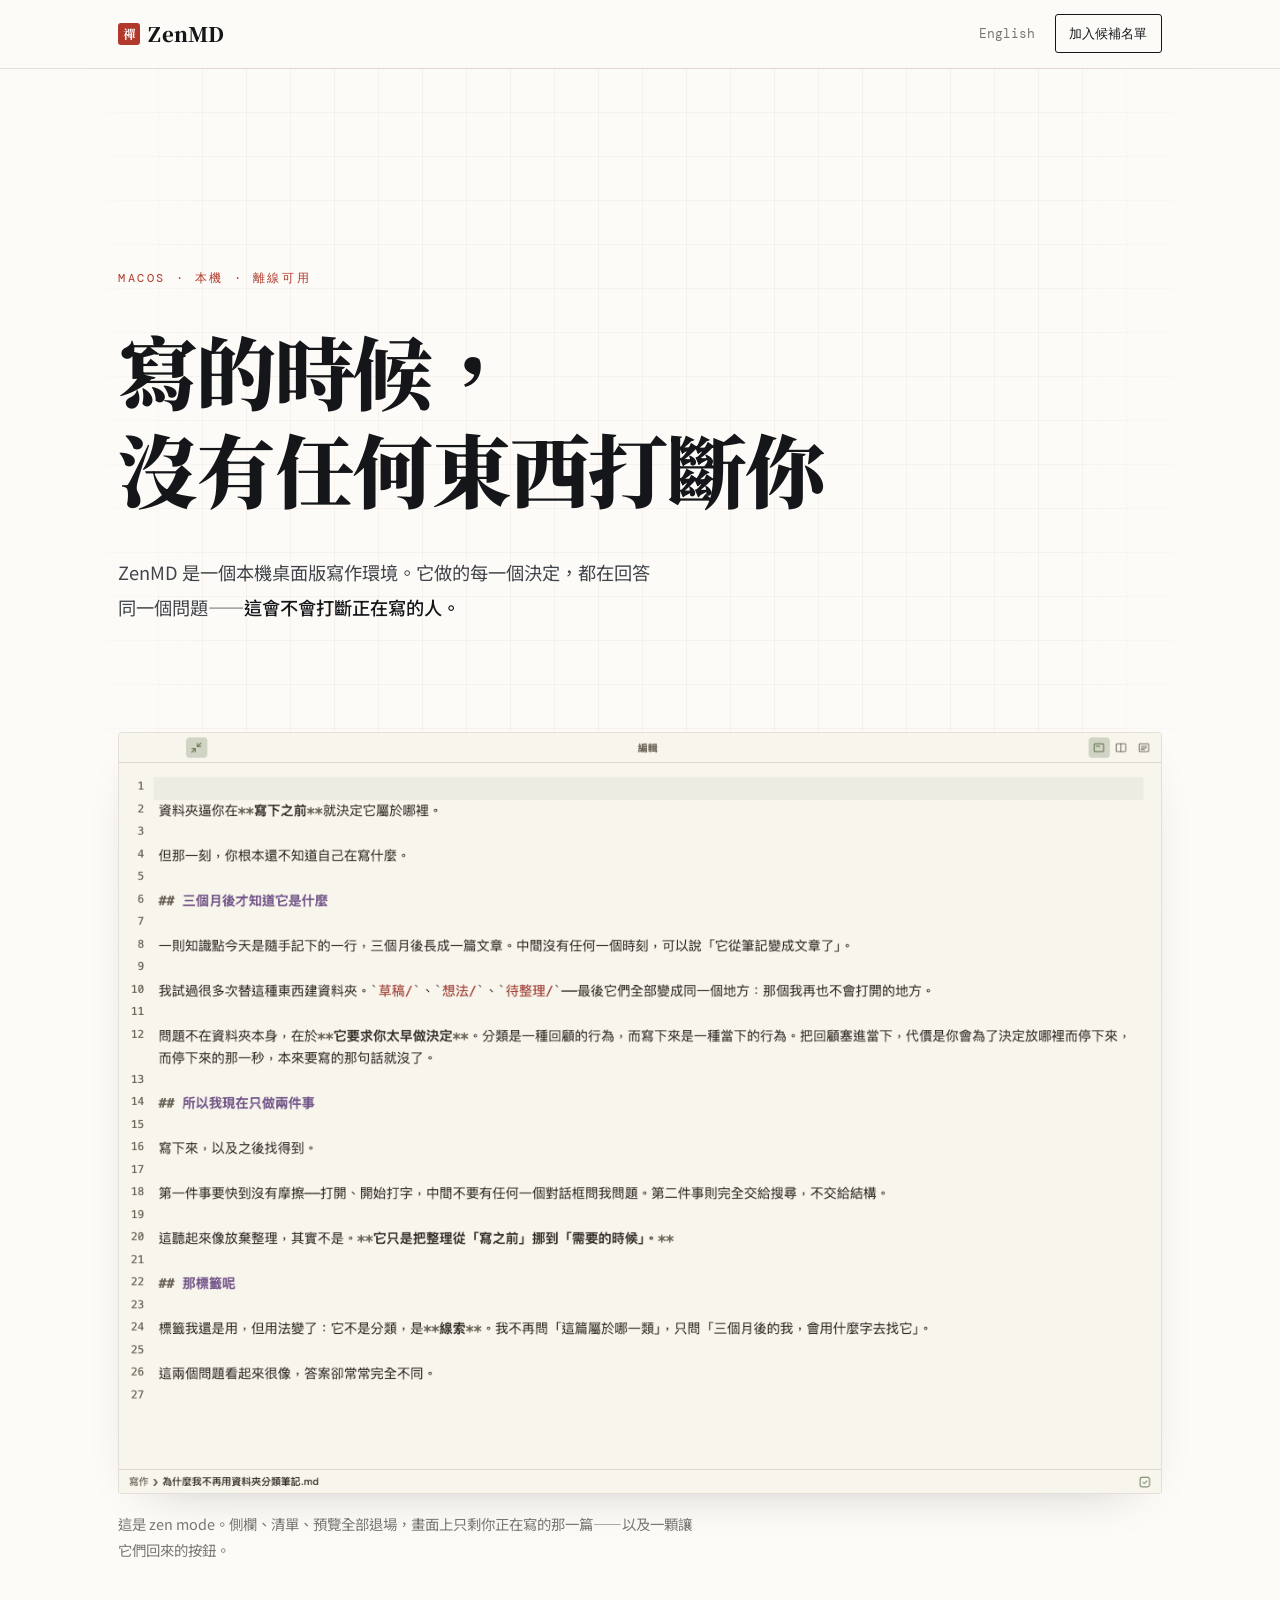
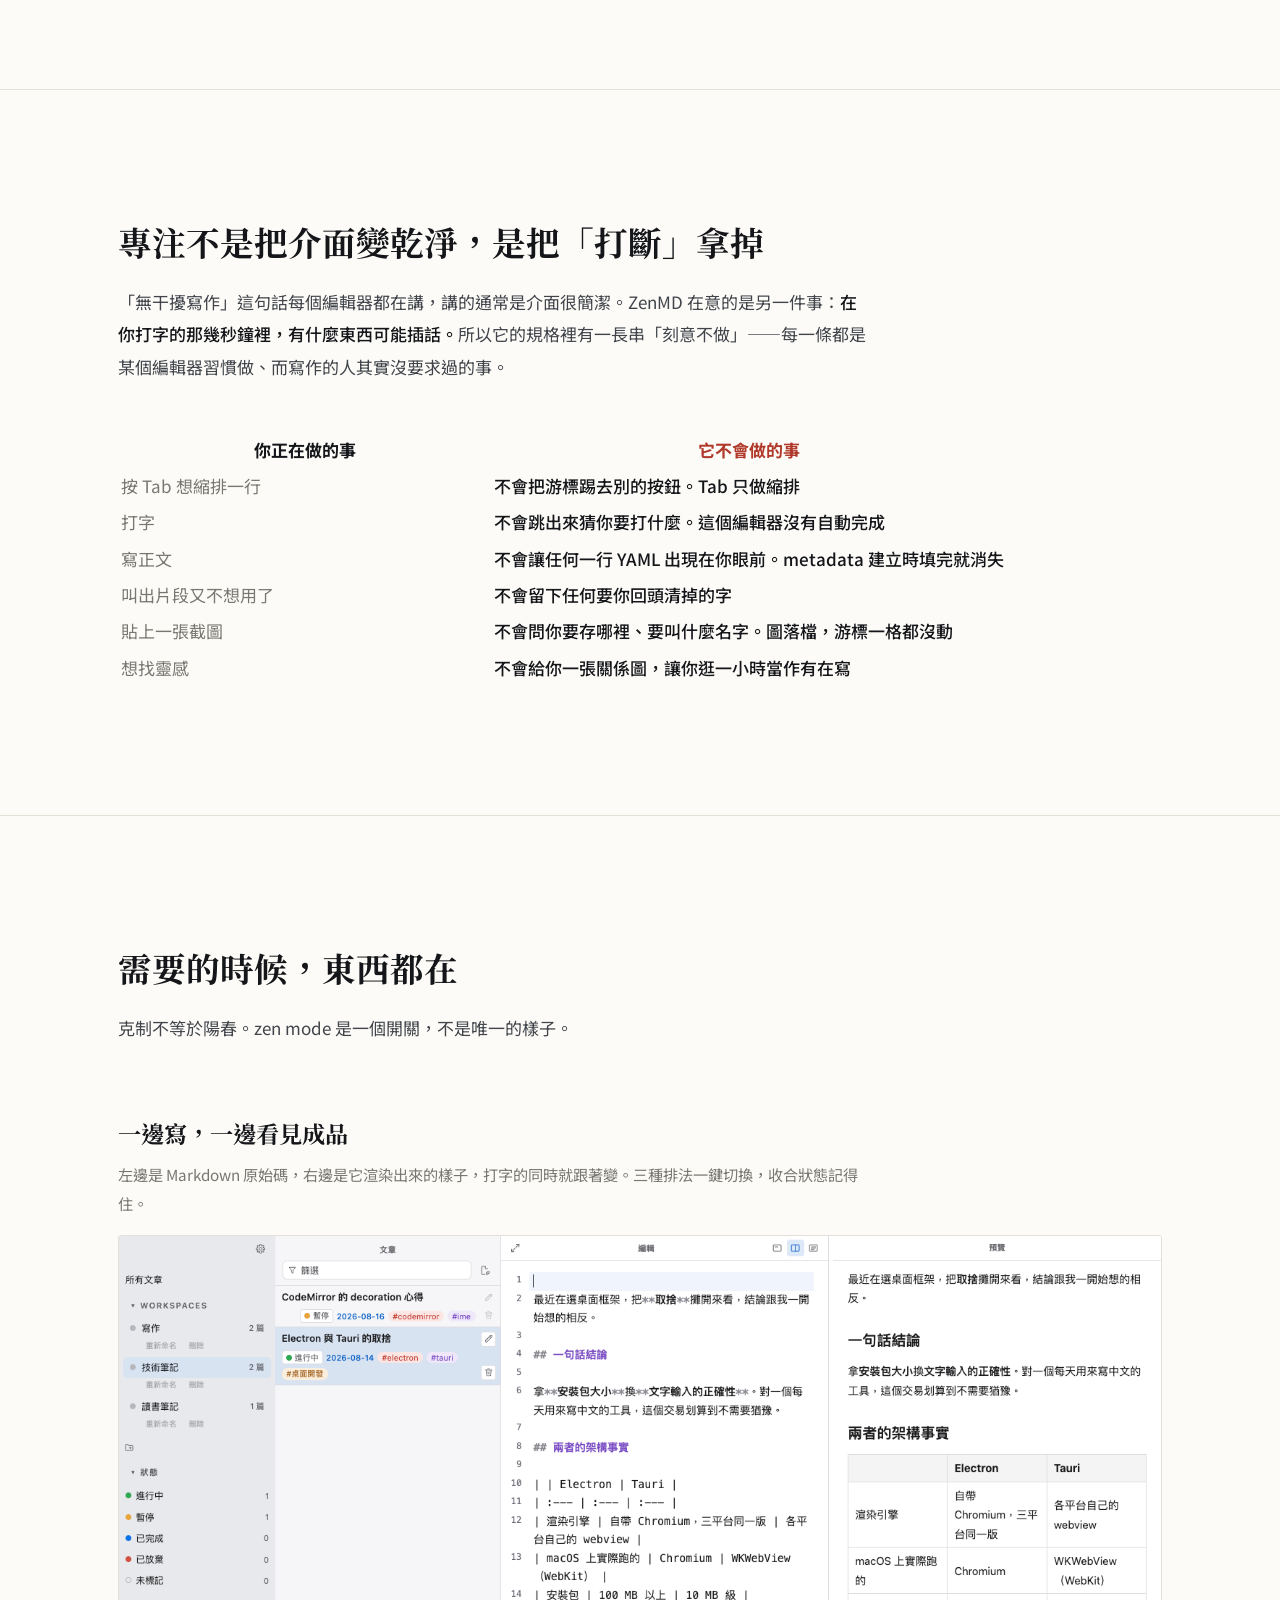
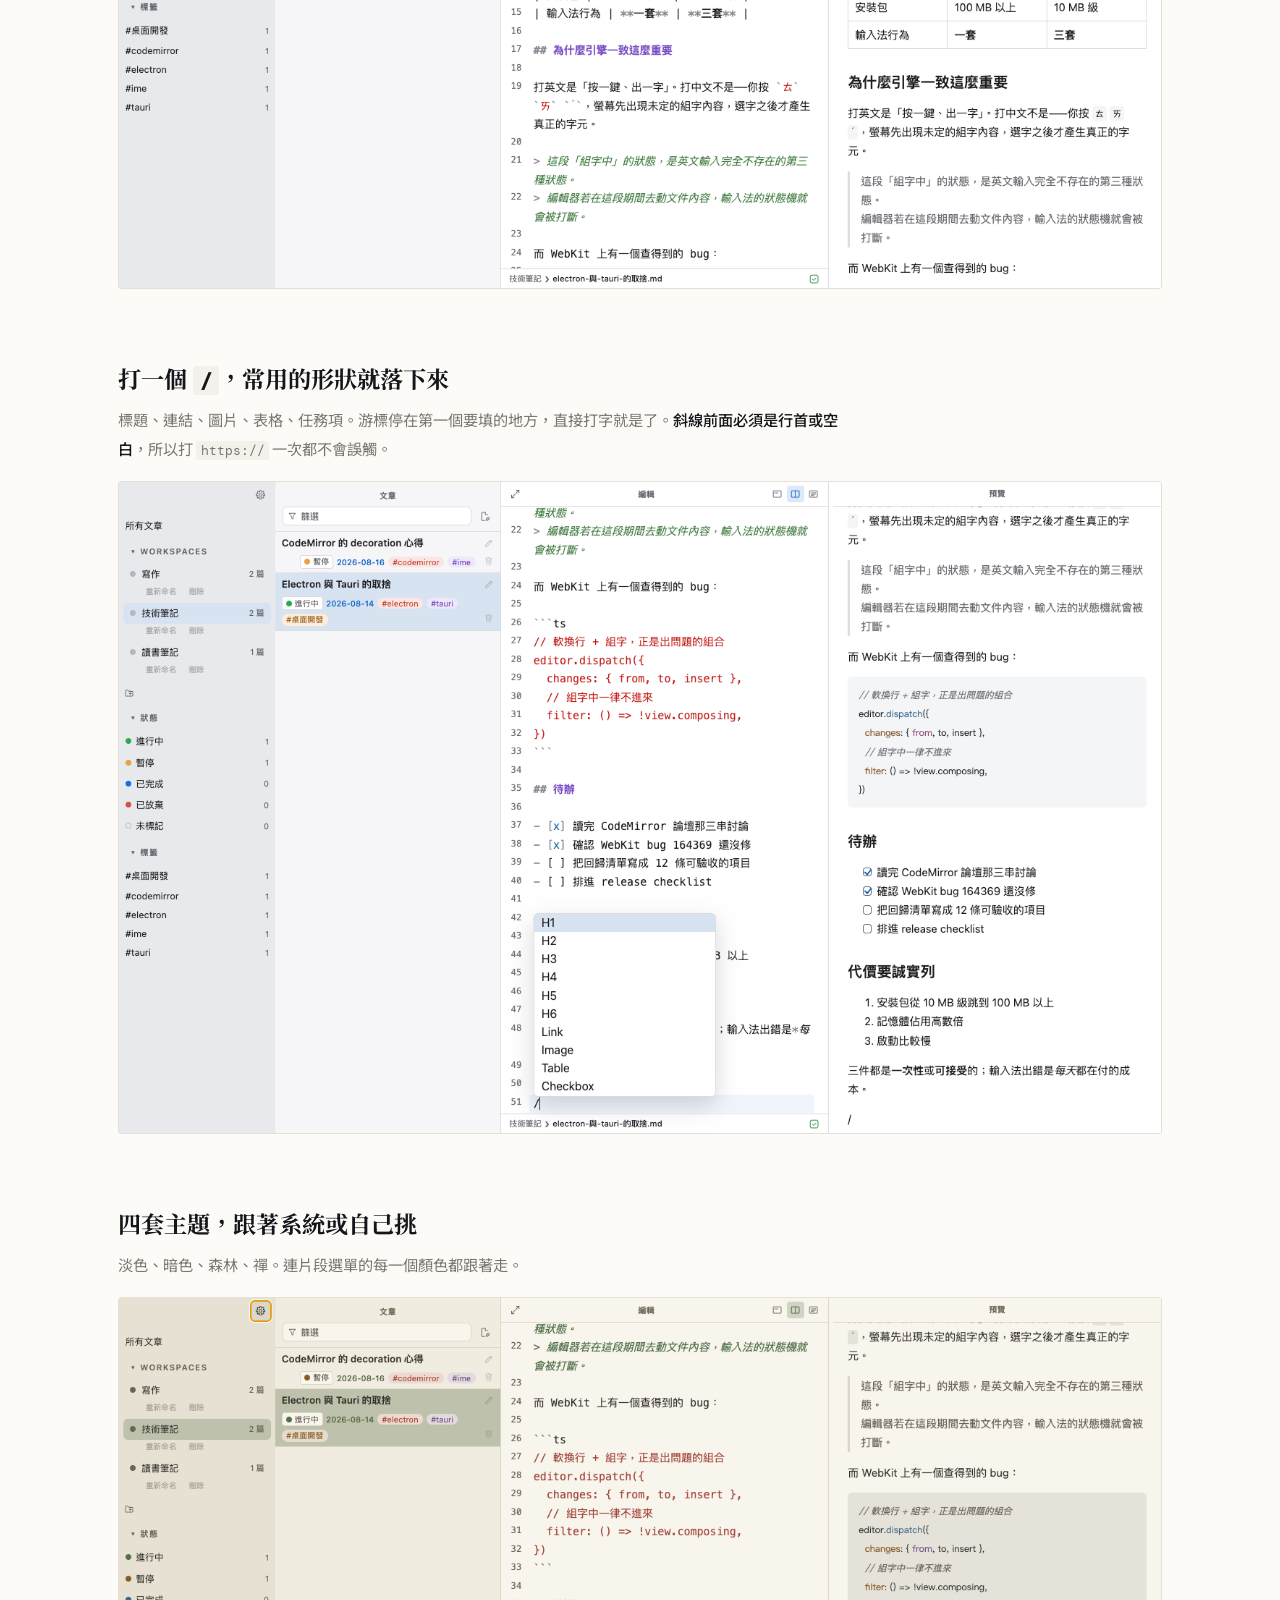
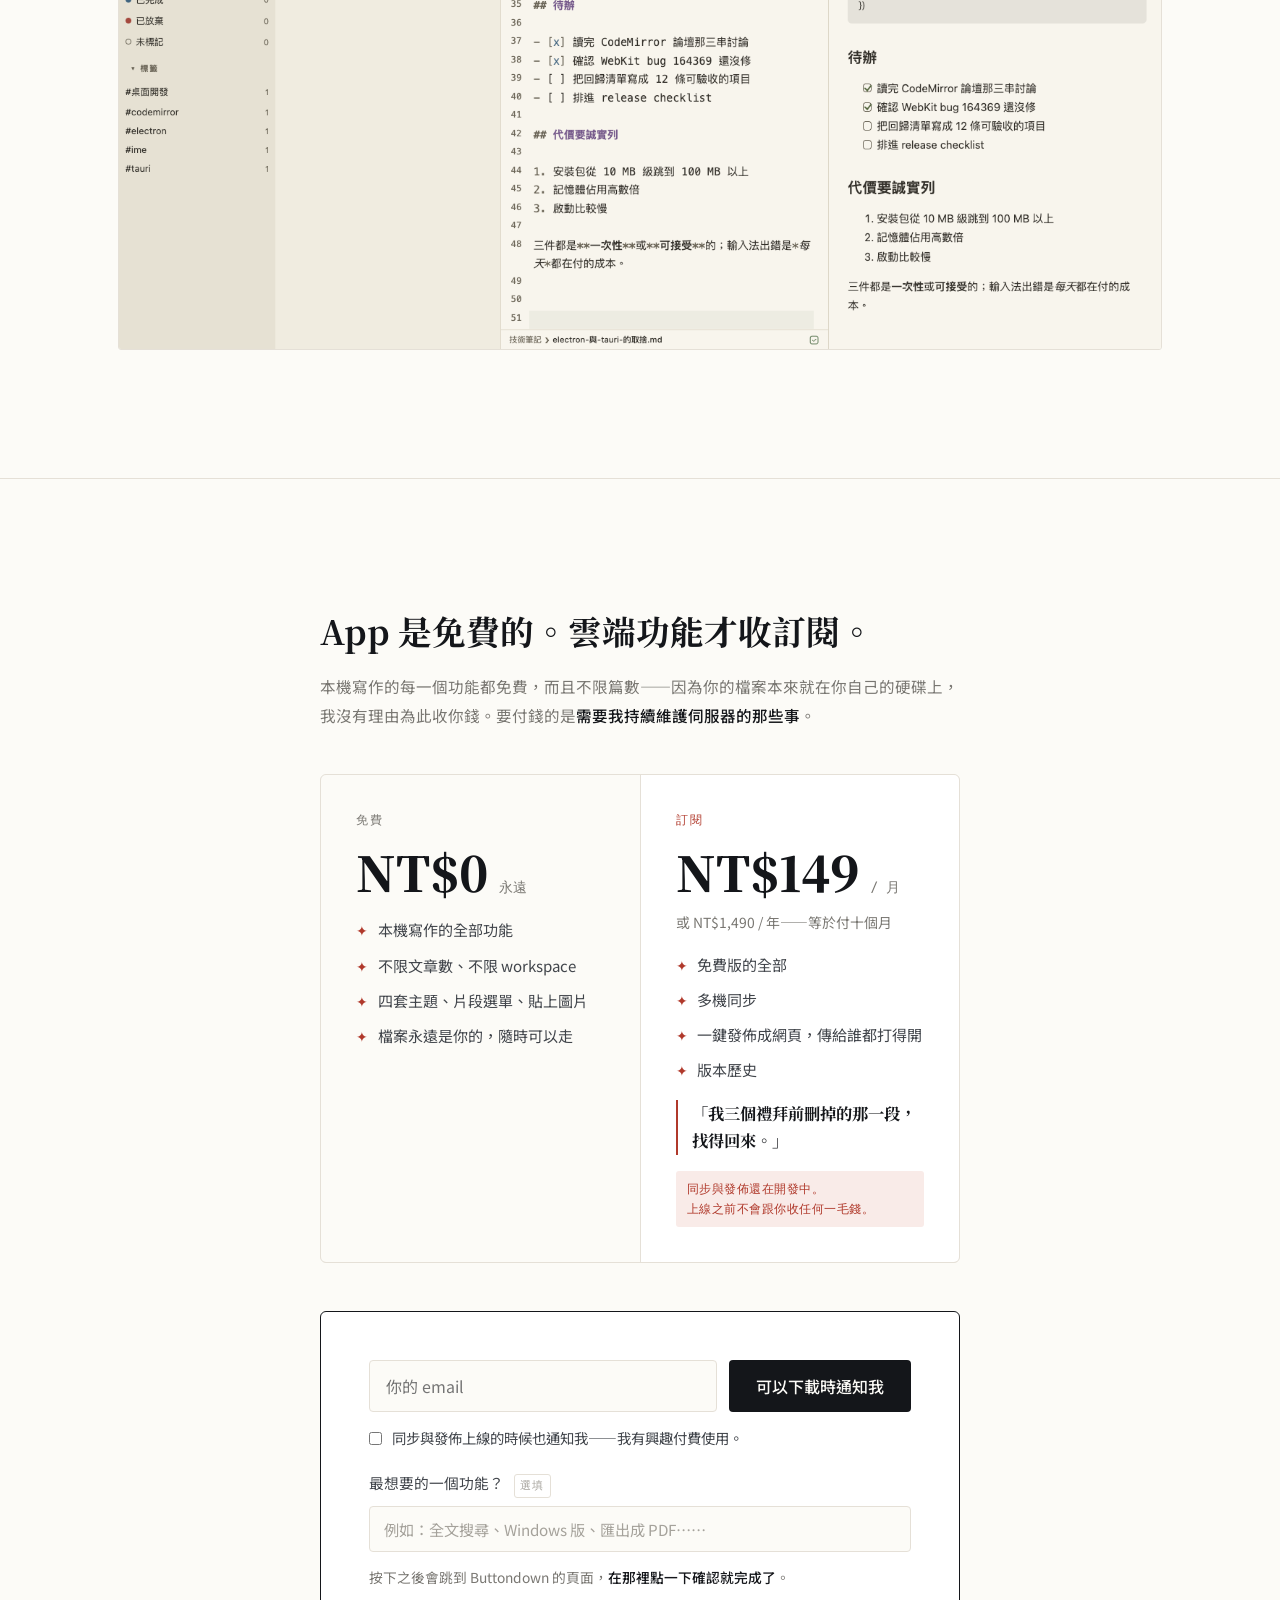
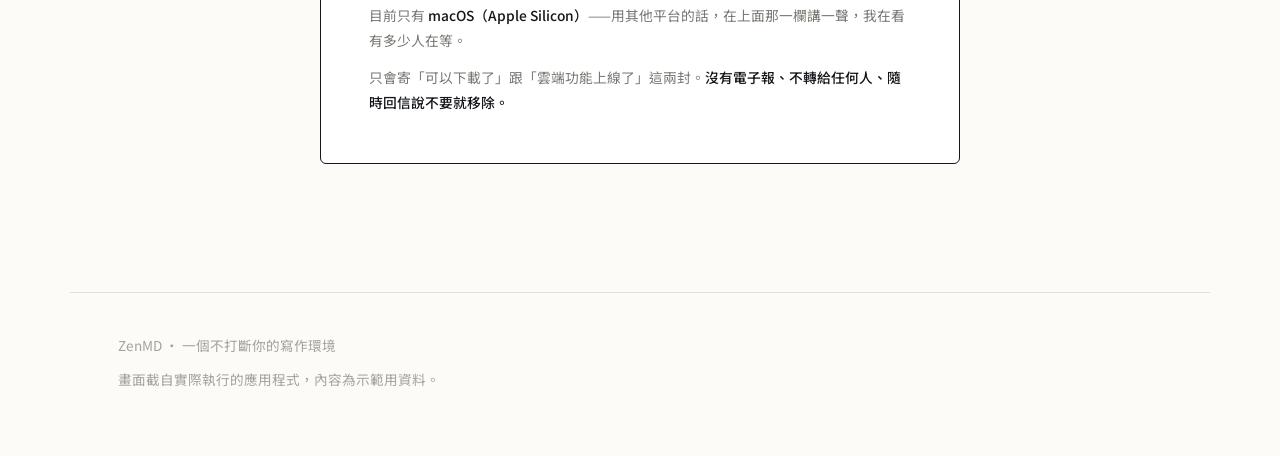
<file: index.html>
<!-- Generated by tools/buildPages.mjs — edit src/, not this file. -->
<!doctype html>
<html lang="zh-Hant">
<head>
<meta charset="utf-8">
<meta name="viewport" content="width=device-width, initial-scale=1">
<title>ZenMD — 不打斷你的寫作環境</title>
<meta name="description" content="本機桌面版寫作環境。它做的每一個決定都在回答同一個問題：這會不會打斷正在寫的人。">

<link rel="canonical" href="https://zenmd.coding-afternoon.com/">
<link rel="alternate" hreflang="zh-Hant" href="https://zenmd.coding-afternoon.com/">
<link rel="alternate" hreflang="en" href="https://zenmd.coding-afternoon.com/en/">
<link rel="alternate" hreflang="x-default" href="https://zenmd.coding-afternoon.com/">

<meta property="og:title" content="ZenMD — 不打斷你的寫作環境">
<meta property="og:description" content="寫的時候，沒有任何東西打斷你。">
<meta property="og:type" content="website">
<meta property="og:locale" content="zh_TW">
<meta property="og:url" content="https://zenmd.coding-afternoon.com/">
<meta property="og:site_name" content="ZenMD">
<meta property="og:image" content="https://zenmd.coding-afternoon.com/screenshots/zh/04-zen-mode.png">
<meta name="twitter:card" content="summary_large_image">
<meta name="twitter:image" content="https://zenmd.coding-afternoon.com/screenshots/zh/04-zen-mode.png">

<link rel="preconnect" href="https://fonts.googleapis.com">
<link rel="preconnect" href="https://fonts.gstatic.com" crossorigin>
<link rel="stylesheet" href="https://fonts.googleapis.com/css2?family=DM+Mono:wght@400;500&family=Noto+Sans+TC:wght@400;500&family=Noto+Serif+TC:wght@700;900&display=swap">

<style>
:root {
    --paper:     #FCFBF7;
    --raised:    #FFFFFF;
    --sunk:      #F4F1EB;
    --ink:       #14161A;
    --ink-soft:  #41454B;
    --muted:     #797772;
    --faint:     #A5A29B;
    --rule:      #E5E0D7;
    --seal:      #B0392B;
    --seal-wash: #F9EBE8;
    /* the manuscript rule: the accent at a whisper, never a second colour */
    --grid:      rgba(176, 57, 43, .05);

    --serif: "Noto Serif TC", "Songti TC", serif;
    --sans:  "Noto Sans TC", -apple-system, "PingFang TC", sans-serif;
    --mono:  "DM Mono", "SF Mono", Menlo, monospace;
  }

  @media (prefers-color-scheme: dark) {
    :root:not([data-theme="light"]) {
      --paper:     #131417;
      --raised:    #1A1C20;
      --sunk:      #202329;
      --ink:       #EDEBE7;
      --ink-soft:  #CBC8C3;
      --muted:     #9A9793;
      --faint:     #706D69;
      --rule:      #2B2E34;
      --seal:      #E4614F;
      --seal-wash: #2B1A17;
      --grid:      rgba(228, 97, 79, .07);
    }
  }
  :root[data-theme="dark"] {
    --paper:     #131417;
    --raised:    #1A1C20;
    --sunk:      #202329;
    --ink:       #EDEBE7;
    --ink-soft:  #CBC8C3;
    --muted:     #9A9793;
    --faint:     #706D69;
    --rule:      #2B2E34;
    --seal:      #E4614F;
    --seal-wash: #2B1A17;
    --grid:      rgba(228, 97, 79, .07);
  }

  * { box-sizing: border-box; }

  body {
    margin: 0;
    background: var(--paper);
    color: var(--ink);
    font-family: var(--sans);
    font-size: 17px;
    line-height: 1.9;
    -webkit-font-smoothing: antialiased;
  }

  /* .wrap owns the gutter and nothing else. Using the `padding` shorthand here
     would also pin the block axis to zero, and since a class beats an element
     selector it would quietly delete the padding of anything it is combined
     with — which is how the footer lost its breathing room. */
  .wrap {
    max-width: 1140px;
    margin: 0 auto;
    padding-inline: clamp(1.2rem, 5vw, 3rem);
  }
  .narrow { max-width: 46rem; }

  p { margin: 0; }
  strong { font-weight: 500; color: var(--ink); }
  code {
    font-family: var(--mono);
    font-size: .88em;
    background: var(--sunk);
    border-radius: 3px;
    padding: .08em .35em;
  }
  .band--sunk code { background: var(--raised); }
  em { font-style: normal; color: var(--seal); }

  .eyebrow {
    font-family: var(--mono);
    font-size: .74rem;
    letter-spacing: .22em;
    text-transform: uppercase;
    color: var(--seal);
    margin: 0;
  }

  /* ── masthead ──────────────────────────────────────────────────── */
  /* Deliberately not sticky: a bar that follows the reader down the page is
     the same species of thing this editor refuses to do. */
  header.top { border-bottom: 1px solid var(--rule); }
  .top__row {
    display: flex;
    align-items: center;
    justify-content: space-between;
    gap: 1rem;
    padding-block: .9rem;
  }
  .brand {
    font-family: var(--serif);
    font-weight: 900;
    font-size: 1.25rem;
    letter-spacing: .01em;
    display: flex;
    align-items: center;
    gap: .55rem;
  }
  .brand .seal {
    width: 1.35rem; height: 1.35rem;
    border-radius: 3px;
    background: var(--seal);
    color: #fff;
    font-family: var(--serif);
    font-size: .78rem;
    font-weight: 700;
    display: grid;
    place-items: center;
    line-height: 1;
  }
  .top a.jump {
    font-family: var(--mono);
    font-size: .8rem;
    color: var(--ink);
    text-decoration: none;
    border: 1px solid var(--ink);
    border-radius: 3px;
    padding: .4rem .85rem;
    white-space: nowrap;
  }
  .top a.jump:hover { background: var(--ink); color: var(--paper); }

  /* ── hero ──────────────────────────────────────────────────────── */
  .hero {
    padding-block: clamp(6rem, 22vh, 14rem) clamp(5rem, 14vh, 10rem);
    position: relative;
    isolation: isolate;
  }
  /* 稿紙 — Chinese manuscript squares, sized to the character, fading out as
     the page starts being written on. */
  .hero::before {
    content: '';
    position: absolute;
    inset: -1px 0 0;
    z-index: -1;
    background-image:
      repeating-linear-gradient(to right,  var(--grid) 0 1px, transparent 1px 2.75rem),
      repeating-linear-gradient(to bottom, var(--grid) 0 1px, transparent 1px 2.75rem);
    /* a sheet has edges — fade all four so it reads as paper, not wallpaper */
    -webkit-mask-image:
      linear-gradient(to bottom, #000 0%, #000 40%, transparent 86%),
      linear-gradient(to right, transparent, #000 12%, #000 88%, transparent);
    -webkit-mask-composite: source-in;
    mask-image:
      linear-gradient(to bottom, #000 0%, #000 40%, transparent 86%),
      linear-gradient(to right, transparent, #000 12%, #000 88%, transparent);
    mask-composite: intersect;
    pointer-events: none;
  }

  h1 {
    font-family: var(--serif);
    font-weight: 900;
    font-size: clamp(2.5rem, 7.4vw, 5rem);
    line-height: 1.22;
    letter-spacing: -.02em;
    margin: 2rem 0 0;
    text-wrap: balance;
  }
  h1 .thin { color: var(--muted); font-weight: 700; }

  .lede {
    margin-top: 2.4rem;
    font-size: clamp(1.02rem, 2.1vw, 1.14rem);
    color: var(--ink-soft);
    max-width: 30em;
  }

  /* ── claims ────────────────────────────────────────────────────── */
  .band { padding-block: clamp(4.5rem, 11vw, 8rem); border-top: 1px solid var(--rule); }
  .band--sunk { background: var(--sunk); }
  /* the fill earns its place only where the page asks for a decision */
  .band--sunk:not(#signup) { background: none; }

  h2 {
    font-family: var(--serif);
    font-weight: 700;
    font-size: clamp(1.5rem, 3.4vw, 2.1rem);
    line-height: 1.45;
    margin: 0;
    text-wrap: balance;
  }

  .claims {
    margin-top: clamp(2rem, 4vw, 3rem);
    display: grid;
    gap: 1px;
    background: var(--rule);
    border: 1px solid var(--rule);
    border-radius: 6px;
    overflow: hidden;
  }
  @media (min-width: 860px) { .claims { grid-template-columns: repeat(3, 1fr); } }
  .claim {
    background: var(--paper);
    padding: clamp(1.5rem, 3vw, 2rem);
    display: flex;
    flex-direction: column;
    gap: .85rem;
  }
  .claim h3 {
    font-family: var(--serif);
    font-weight: 700;
    font-size: 1.16rem;
    line-height: 1.6;
    margin: 0;
  }
  .claim p { font-size: .93rem; color: var(--muted); line-height: 1.85; }

  /* ── shots ─────────────────────────────────────────────────────── */
  .shot { margin-top: clamp(2.5rem, 6vw, 4.5rem); display: flex; flex-direction: column; gap: 1.1rem; }
  .shot__head { display: flex; flex-direction: column; gap: .5rem; max-width: 44em; }
  .shot__head h3 {
    font-family: var(--serif);
    font-weight: 700;
    font-size: clamp(1.15rem, 2.6vw, 1.45rem);
    line-height: 1.55;
    margin: 0;
  }
  .shot__head p { font-size: .95rem; color: var(--muted); }
  .shot figure { margin: 0; }
  .shot img {
    display: block;
    width: 100%;
    height: auto;
    border: 1px solid var(--rule);
    border-radius: 3px;
    background: var(--raised);
  }

  /* ── signup ────────────────────────────────────────────────────── */
  .signup {
    margin-top: clamp(2rem, 5vw, 3rem);
    border: 1px solid var(--ink);
    border-radius: 6px;
    background: var(--raised);
    padding: clamp(1.8rem, 4.5vw, 3rem);
    display: flex;
    flex-direction: column;
    gap: 1.5rem;
  }
  .price { display: flex; align-items: baseline; gap: .7rem; flex-wrap: wrap; }
  .price b {
    font-family: var(--serif);
    font-weight: 900;
    font-size: clamp(2.1rem, 5.5vw, 3rem);
    line-height: 1;
  }
  .price .unit { font-family: var(--mono); font-size: .9rem; color: var(--muted); }
  .price .tag {
    font-family: var(--mono);
    font-size: .7rem;
    letter-spacing: .1em;
    text-transform: uppercase;
    color: var(--seal);
    background: var(--seal-wash);
    padding: .25rem .6rem;
    border-radius: 3px;
  }

  .tiers {
    margin-top: clamp(2rem, 4vw, 2.8rem);
    display: grid;
    gap: 1px;
    background: var(--rule);
    border: 1px solid var(--rule);
    border-radius: 6px;
    overflow: hidden;
  }
  @media (min-width: 720px) { .tiers { grid-template-columns: 1fr 1fr; } }
  .tier {
    background: var(--paper);
    padding: clamp(1.5rem, 3.5vw, 2.2rem);
    display: flex;
    flex-direction: column;
    gap: 1rem;
  }
  .tier--paid { background: var(--raised); }
  .tier__name {
    font-family: var(--mono);
    font-size: .72rem;
    letter-spacing: .18em;
    text-transform: uppercase;
    color: var(--muted);
  }
  .tier--paid .tier__name { color: var(--seal); }
  .tier__annual { font-size: .87rem; color: var(--muted); margin-top: -.5rem; }
  .tier ul { margin: 0; padding: 0; list-style: none; display: flex; flex-direction: column; gap: .55rem; }
  .tier li { font-size: .94rem; color: var(--ink-soft); display: flex; gap: .6rem; align-items: baseline; line-height: 1.75; }
  .tier li .tick { color: var(--seal); flex: none; font-size: .85rem; }
  .tier__soon {
    margin-top: auto;
    font-family: var(--mono);
    font-size: .74rem;
    letter-spacing: .04em;
    color: var(--seal);
    background: var(--seal-wash);
    border-radius: 3px;
    padding: .5rem .7rem;
    line-height: 1.7;
  }
  .tier__quote {
    font-family: var(--serif);
    font-weight: 700;
    font-size: 1.02rem;
    line-height: 1.7;
    color: var(--ink);
    border-left: 2px solid var(--seal);
    padding-left: .9rem;
  }

  form { display: flex; flex-direction: column; gap: .8rem; }
  .field { display: flex; gap: .7rem; flex-wrap: wrap; }
  input[type="email"] {
    flex: 1 1 16rem;
    font-family: var(--sans);
    font-size: 1rem;
    color: var(--ink);
    background: var(--paper);
    border: 1px solid var(--rule);
    border-radius: 4px;
    padding: .8rem 1rem;
  }
  input[type="email"]:focus-visible { outline: 2px solid var(--seal); outline-offset: 1px; border-color: transparent; }
  button {
    font-family: var(--sans);
    font-weight: 500;
    font-size: 1rem;
    color: var(--paper);
    background: var(--ink);
    border: 0;
    border-radius: 4px;
    padding: .8rem 1.7rem;
    cursor: pointer;
    white-space: nowrap;
  }
  button:hover { background: var(--seal); }
  button:focus-visible { outline: 2px solid var(--seal); outline-offset: 2px; }
  .promise { font-size: .86rem; color: var(--muted); line-height: 1.8; }
  .also {
    display: flex;
    gap: .6rem;
    align-items: flex-start;
    font-size: .9rem;
    color: var(--ink-soft);
    line-height: 1.75;
    cursor: pointer;
  }
  .also input { margin: .45rem 0 0; accent-color: var(--seal); flex: none; }

  .ask { display: flex; flex-direction: column; gap: .5rem; margin-top: .4rem; }
  .ask label { font-size: .92rem; color: var(--ink-soft); display: flex; gap: .6rem; align-items: baseline; }
  .ask label span {
    font-family: var(--mono);
    font-size: .66rem;
    letter-spacing: .1em;
    color: var(--faint);
    border: 1px solid var(--rule);
    border-radius: 3px;
    padding: .05rem .35rem;
  }
  .ask input {
    font-family: var(--sans);
    font-size: .95rem;
    color: var(--ink);
    background: var(--paper);
    border: 1px solid var(--rule);
    border-radius: 4px;
    padding: .7rem .9rem;
    width: 100%;
  }
  .ask input:focus-visible { outline: 2px solid var(--seal); outline-offset: 1px; border-color: transparent; }
  .ask input::placeholder { color: var(--faint); }

  .sr-only {
    position: absolute; width: 1px; height: 1px;
    overflow: hidden; clip: rect(0 0 0 0); white-space: nowrap;
  }
  .formstate {
    font-size: .92rem;
    line-height: 1.75;
    color: var(--muted);
    border-left: 2px solid var(--rule);
    padding-left: .85rem;
  }
  .formstate--done { color: var(--ink); border-left-color: var(--seal); font-weight: 500; }
  button[disabled] { opacity: .5; cursor: default; }
  button[disabled]:hover { background: var(--ink); }

  /* ── footer ────────────────────────────────────────────────────── */
  footer {
    border-top: 1px solid var(--rule);
    padding-block: 2.5rem 4rem;
    font-size: .85rem;
    color: var(--faint);
    display: flex;
    flex-direction: column;
    gap: .5rem;
  }

  /* the hero picture: no heavy frame, plenty of air around it */
  .stage { margin-top: clamp(4rem, 12vh, 8rem); }
  .stage img {
    display: block;
    width: 100%;
    height: auto;
    border-radius: 3px;
    border: 1px solid var(--rule);
    box-shadow: 0 18px 50px -34px rgba(20,22,26,.34);
  }
  .stage figcaption {
    margin-top: 1.1rem;
    font-size: .9rem;
    color: var(--muted);
    line-height: 1.8;
    max-width: 40em;
  }
  .stage figure { margin: 0; }

  /* what it refuses to do */
  .refusals { margin-top: clamp(2rem, 4vw, 3rem); }
  .refusals td:first-child { width: 42%; color: var(--muted); }
  .refusals td:last-child  { color: var(--ink); font-weight: 500; }
  .refusals thead th:last-child { color: var(--seal); }

  /* ── phones ──────────────────────────────────────────────────────
     Two things break below this width and neither is a gutter: a table
     with two columns turns into two narrow ribbons of wrapped text, and
     the hero's generous top space eats a whole screen before anything is
     said. Both are laid out again rather than merely scaled down. */
  @media (max-width: 720px) {
    .hero { padding-block: clamp(2.5rem, 8vh, 4.5rem) clamp(2.5rem, 7vh, 4rem); }
    .stage { margin-top: clamp(2.25rem, 6vh, 3.5rem); }
    .band { padding-block: clamp(3rem, 9vw, 4.5rem); }

    h1 { font-size: clamp(2rem, 9.2vw, 2.9rem); margin-top: 1.4rem; }
    h2 { font-size: clamp(1.3rem, 5.6vw, 1.65rem); }
    .lede { margin-top: 1.5rem; }

    /* the refusals stop being a table and become pairs */
    .refusals table { min-width: 0; }
    .refusals thead { display: none; }
    .refusals tbody tr {
      display: block;
      padding: 1.05rem 1.15rem;
      border-bottom: 1px solid var(--rule-soft);
    }
    .refusals tbody tr:last-child { border-bottom: 0; }
    .refusals td { display: block; width: auto; border: 0; padding: 0; }
    .refusals td:first-child {
      font-family: var(--mono);
      font-size: .74rem;
      letter-spacing: .04em;
      color: var(--muted);
      margin-bottom: .4rem;
    }
    .refusals td:last-child { font-size: .95rem; line-height: 1.8; font-weight: 400; }
    .refusals td:last-child strong { font-weight: 500; }

    /* the field and its button stop fighting for one line */
    .field { flex-direction: column; }
    .field input[type="email"], .field button { flex: none; width: 100%; }

    .shot { margin-top: clamp(2rem, 7vw, 3rem); }
    .price b { font-size: clamp(1.9rem, 9vw, 2.4rem); }
  }

  @media (prefers-reduced-motion: reduce) { * { animation: none !important; transition: none !important; } }

  /* ── the two intro paragraphs that used to carry inline styles ──── */
  .band__intro {
    margin-top: 1.2rem;
    color: var(--ink-soft);
    max-width: 44em;
    line-height: 1.9;
  }
  .signup__intro {
    margin-top: 1rem;
    color: var(--muted);
    font-size: .97rem;
    line-height: 1.85;
  }

  /* ── language switch, sitting quietly beside the call to action ─── */
  .top__links { display: flex; align-items: center; gap: .75rem; }
  .top a.lang {
    font-family: var(--mono);
    font-size: .8rem;
    color: var(--muted);
    text-decoration: none;
    padding: .4rem .5rem;
    border-radius: 3px;
    white-space: nowrap;
  }
  .top a.lang:hover { color: var(--ink); background: var(--sunk); }
  .top a.lang:focus-visible,
  .top a.jump:focus-visible { outline: 2px solid var(--seal); outline-offset: 2px; }

  @media (max-width: 720px) {
    .top__links { gap: .35rem; }
    .top a.lang { font-size: .74rem; padding: .35rem .4rem; }
    .top a.jump { font-size: .74rem; padding: .35rem .6rem; }
  }
</style>
</head>

<body>

<header class="top">
  <div class="wrap top__row">
    <div class="brand"><span class="seal">禪</span>ZenMD</div>
    <nav class="top__links">
      <a class="lang" href="en/" hreflang="en">English</a>
      <a class="jump" href="#signup">加入候補名單</a>
    </nav>
  </div>
</header>

<main>

  <!-- ── hero ─────────────────────────────────────────────────────── -->
  <section class="wrap hero">
    <p class="eyebrow">macOS · 本機 · 離線可用</p>
    <h1>寫的時候，<br>沒有任何東西打斷你</h1>
    <p class="lede">ZenMD 是一個本機桌面版寫作環境。它做的每一個決定，都在回答同一個問題——<strong>這會不會打斷正在寫的人。</strong></p>

    <div class="stage">
      <figure>
        <picture>
          <source media="(max-width: 720px)" srcset="screenshots/zh/04-zen-mode--narrow.png">
          <img src="screenshots/zh/04-zen-mode.png" alt="ZenMD 的 zen mode：側欄、文章清單與預覽全部退場，畫面上只剩正在編輯的那一篇文章">
        </picture>
        <figcaption>這是 zen mode。側欄、清單、預覽全部退場，畫面上只剩你正在寫的那一篇——以及一顆讓它們回來的按鈕。</figcaption>
      </figure>
    </div>
  </section>

  <!-- ── refusals ─────────────────────────────────────────────────── -->
  <section class="band">
    <div class="wrap">
      <h2 class="narrow">專注不是把介面變乾淨，是把「打斷」拿掉</h2>
      <p class="band__intro">「無干擾寫作」這句話每個編輯器都在講，講的通常是介面很簡潔。ZenMD 在意的是另一件事：<strong>在你打字的那幾秒鐘裡，有什麼東西可能插話。</strong>所以它的規格裡有一長串「刻意不做」——每一條都是某個編輯器習慣做、而寫作的人其實沒要求過的事。</p>

      <div class="scroller refusals">
        <table>
          <thead><tr><th>你正在做的事</th><th>它不會做的事</th></tr></thead>
          <tbody>
            <tr><td>按 Tab 想縮排一行</td><td>不會把游標踢去別的按鈕。<strong>Tab 只做縮排</strong></td></tr>
            <tr><td>打字</td><td>不會跳出來猜你要打什麼。<strong>這個編輯器沒有自動完成</strong></td></tr>
            <tr><td>寫正文</td><td>不會讓任何一行 YAML 出現在你眼前。metadata 建立時填完就消失</td></tr>
            <tr><td>叫出片段又不想用了</td><td>不會留下任何要你回頭清掉的字</td></tr>
            <tr><td>貼上一張截圖</td><td>不會問你要存哪裡、要叫什麼名字。圖落檔，游標一格都沒動</td></tr>
            <tr><td>想找靈感</td><td>不會給你一張關係圖，讓你逛一小時當作有在寫</td></tr>
          </tbody>
        </table>
      </div>
    </div>
  </section>

  <!-- ── shots ────────────────────────────────────────────────────── -->
  <section class="band">
    <div class="wrap">
      <h2 class="narrow">需要的時候，東西都在</h2>
      <p class="band__intro">克制不等於陽春。zen mode 是一個開關，不是唯一的樣子。</p>

      <div class="shot">
        <div class="shot__head">
          <h3>一邊寫，一邊看見成品</h3>
          <p>左邊是 Markdown 原始碼，右邊是它渲染出來的樣子，打字的同時就跟著變。三種排法一鍵切換，收合狀態記得住。</p>
        </div>
        <figure>
          <picture>
            <source media="(max-width: 720px)" srcset="screenshots/zh/01-editor-and-preview--narrow.png">
            <img src="screenshots/zh/01-editor-and-preview.png" alt="ZenMD 完整畫面：左側是 workspace、狀態與標籤，中間是文章清單，右邊是編輯區與即時預覽並排" loading="lazy">
          </picture>
        </figure>
      </div>

      <div class="shot">
        <div class="shot__head">
          <h3>打一個 <code>/</code>，常用的形狀就落下來</h3>
          <p>標題、連結、圖片、表格、任務項。游標停在第一個要填的地方，直接打字就是了。<strong>斜線前面必須是行首或空白</strong>，所以打 <code>https://</code> 一次都不會誤觸。</p>
        </div>
        <figure>
          <picture>
            <source media="(max-width: 720px)" srcset="screenshots/zh/02-snippet-menu--narrow.png">
            <img src="screenshots/zh/02-snippet-menu.png" alt="編輯區裡打斜線之後跳出的片段選單，列出 H1 到 H6、Link、Image、Table、Checkbox" loading="lazy">
          </picture>
        </figure>
      </div>

      <div class="shot">
        <div class="shot__head">
          <h3>四套主題，跟著系統或自己挑</h3>
          <p>淡色、暗色、森林、禪。連片段選單的每一個顏色都跟著走。</p>
        </div>
        <figure>
          <picture>
            <source media="(max-width: 720px)" srcset="screenshots/zh/03-zen-theme--narrow.png">
            <img src="screenshots/zh/03-zen-theme.png" alt="ZenMD 套用禪主題後的畫面，整體轉為溫暖的紙色調" loading="lazy">
          </picture>
        </figure>
      </div>
    </div>
  </section>

  <!-- ── signup ───────────────────────────────────────────────────── -->
  <section class="band" id="signup">
    <div class="wrap narrow">
      <h2>App 是免費的。雲端功能才收訂閱。</h2>
      <p class="signup__intro">本機寫作的每一個功能都免費，而且不限篇數——因為你的檔案本來就在你自己的硬碟上，我沒有理由為此收你錢。要付錢的是<strong>需要我持續維護伺服器的那些事</strong>。</p>

      <div class="tiers">
        <div class="tier">
          <span class="tier__name">免費</span>
          <div class="price"><b>NT$0</b><span class="unit">永遠</span></div>
          <ul>
            <li><span class="tick">✦</span>本機寫作的全部功能</li>
            <li><span class="tick">✦</span>不限文章數、不限 workspace</li>
            <li><span class="tick">✦</span>四套主題、片段選單、貼上圖片</li>
            <li><span class="tick">✦</span>檔案永遠是你的，隨時可以走</li>
          </ul>
        </div>

        <div class="tier tier--paid">
          <span class="tier__name">訂閱</span>
          <div class="price"><b>NT$149</b><span class="unit">/ 月</span></div>
          <p class="tier__annual">或 NT$1,490 / 年——等於付十個月</p>
          <ul>
            <li><span class="tick">✦</span>免費版的全部</li>
            <li><span class="tick">✦</span>多機同步</li>
            <li><span class="tick">✦</span>一鍵發佈成網頁，傳給誰都打得開</li>
            <li><span class="tick">✦</span>版本歷史</li>
          </ul>
          <p class="tier__quote">「我三個禮拜前刪掉的那一段，找得回來。」</p>
          <p class="tier__soon">同步與發佈還在開發中。<br>上線之前不會跟你收任何一毛錢。</p>
        </div>
      </div>

      <div class="signup">
        <!--
          Buttondown 的內嵌表單。帳號名稱 coding_afternoon 取自後台給的內嵌表單；
          它是公開識別碼，不是金鑰——後台那段程式碼裡本來就沒有金鑰。

          tag、metadata__lang、metadata__wants_cloud、metadata__wants 是後台那段
          沒有的，我們自己加的。送一筆測試確認它們真的到得了後台。

          這個表單**必須**正常導過去，不能送進隱藏 iframe：Buttondown 會回一個
          帶 CAPTCHA 的驗證頁，需要使用者親自點一下才算訂閱。藏起來的話畫面會
          宣稱成功，而名單裡什麼都不會出現。

          價格在 src/strings.*.json，不要在產生出來的 HTML 裡改。
        -->
        <form id="waitlist"
              action="https://buttondown.com/api/emails/embed-subscribe/coding_afternoon"
              method="post">
          <input type="hidden" name="embed" value="1">
          <input type="hidden" name="tag" value="landing">
          <input type="hidden" name="metadata__lang" value="zh-Hant">

          <div class="field">
            <label class="sr-only" for="email">你的 email</label>
            <input id="email" type="email" name="email" required placeholder="你的 email" autocomplete="email">
            <button type="submit">可以下載時通知我</button>
          </div>

          <label class="also">
            <input type="checkbox" name="metadata__wants_cloud" value="yes">
            <span>同步與發佈上線的時候也通知我——我有興趣付費使用。</span>
          </label>

          <div class="ask">
            <label for="wants">最想要的一個功能？<span>選填</span></label>
            <input id="wants" type="text" name="metadata__wants" maxlength="140" placeholder="例如：全文搜尋、Windows 版、匯出成 PDF⋯⋯">
          </div>

          <p class="promise">按下之後會跳到 Buttondown 的頁面，<strong>在那裡點一下確認就完成了</strong>。</p>
          <p class="promise">目前只有 <strong>macOS（Apple Silicon）</strong>——用其他平台的話，在上面那一欄講一聲，我在看有多少人在等。</p>
          <p class="promise">只會寄「可以下載了」跟「雲端功能上線了」這兩封。<strong>沒有電子報、不轉給任何人、隨時回信說不要就移除。</strong></p>

          <p class="formstate" id="formstate" role="status" aria-live="polite" hidden></p>
        </form>
      </div>
    </div>
  </section>

</main>

<footer class="wrap">
  <div>ZenMD · 一個不打斷你的寫作環境</div>
  <div>畫面截自實際執行的應用程式，內容為示範用資料。</div>
</footer>

<script>
/*
 * The form navigates to Buttondown, which answers with a verification page the
 * reader has to click. That step cannot be hidden — posting into an invisible
 * frame swallows it, and the page then claims a success that never happened.
 * So all this does is stop a second submit while the first one is leaving.
 */
(function () {
  var form = document.getElementById('waitlist');
  var state = document.getElementById('formstate');
  if (!form || !state) return;

  form.addEventListener('submit', function () {
    var button = form.querySelector('button[type="submit"]');
    if (button) button.disabled = true;
    state.hidden = false;
    state.className = 'formstate';
    state.textContent = '送出中…';
  });
})();
</script>

</body>
</html>
</file>
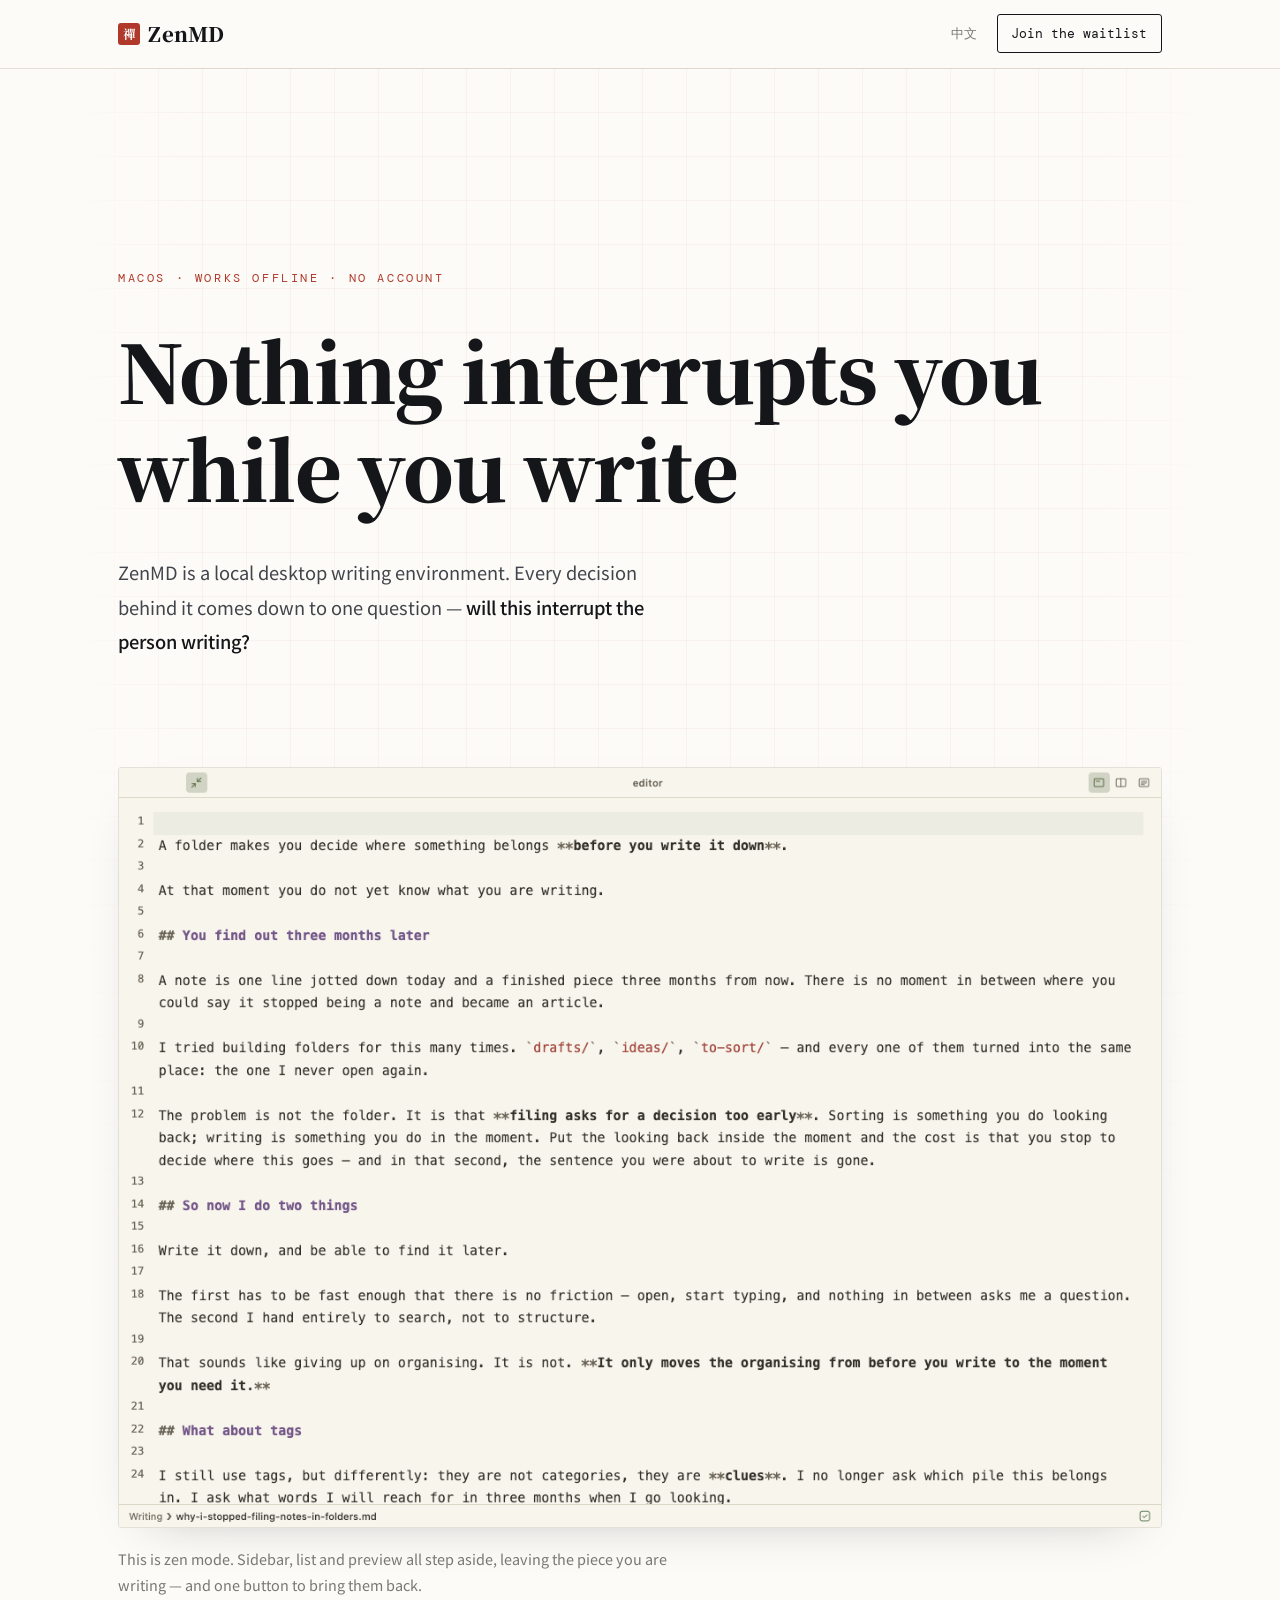
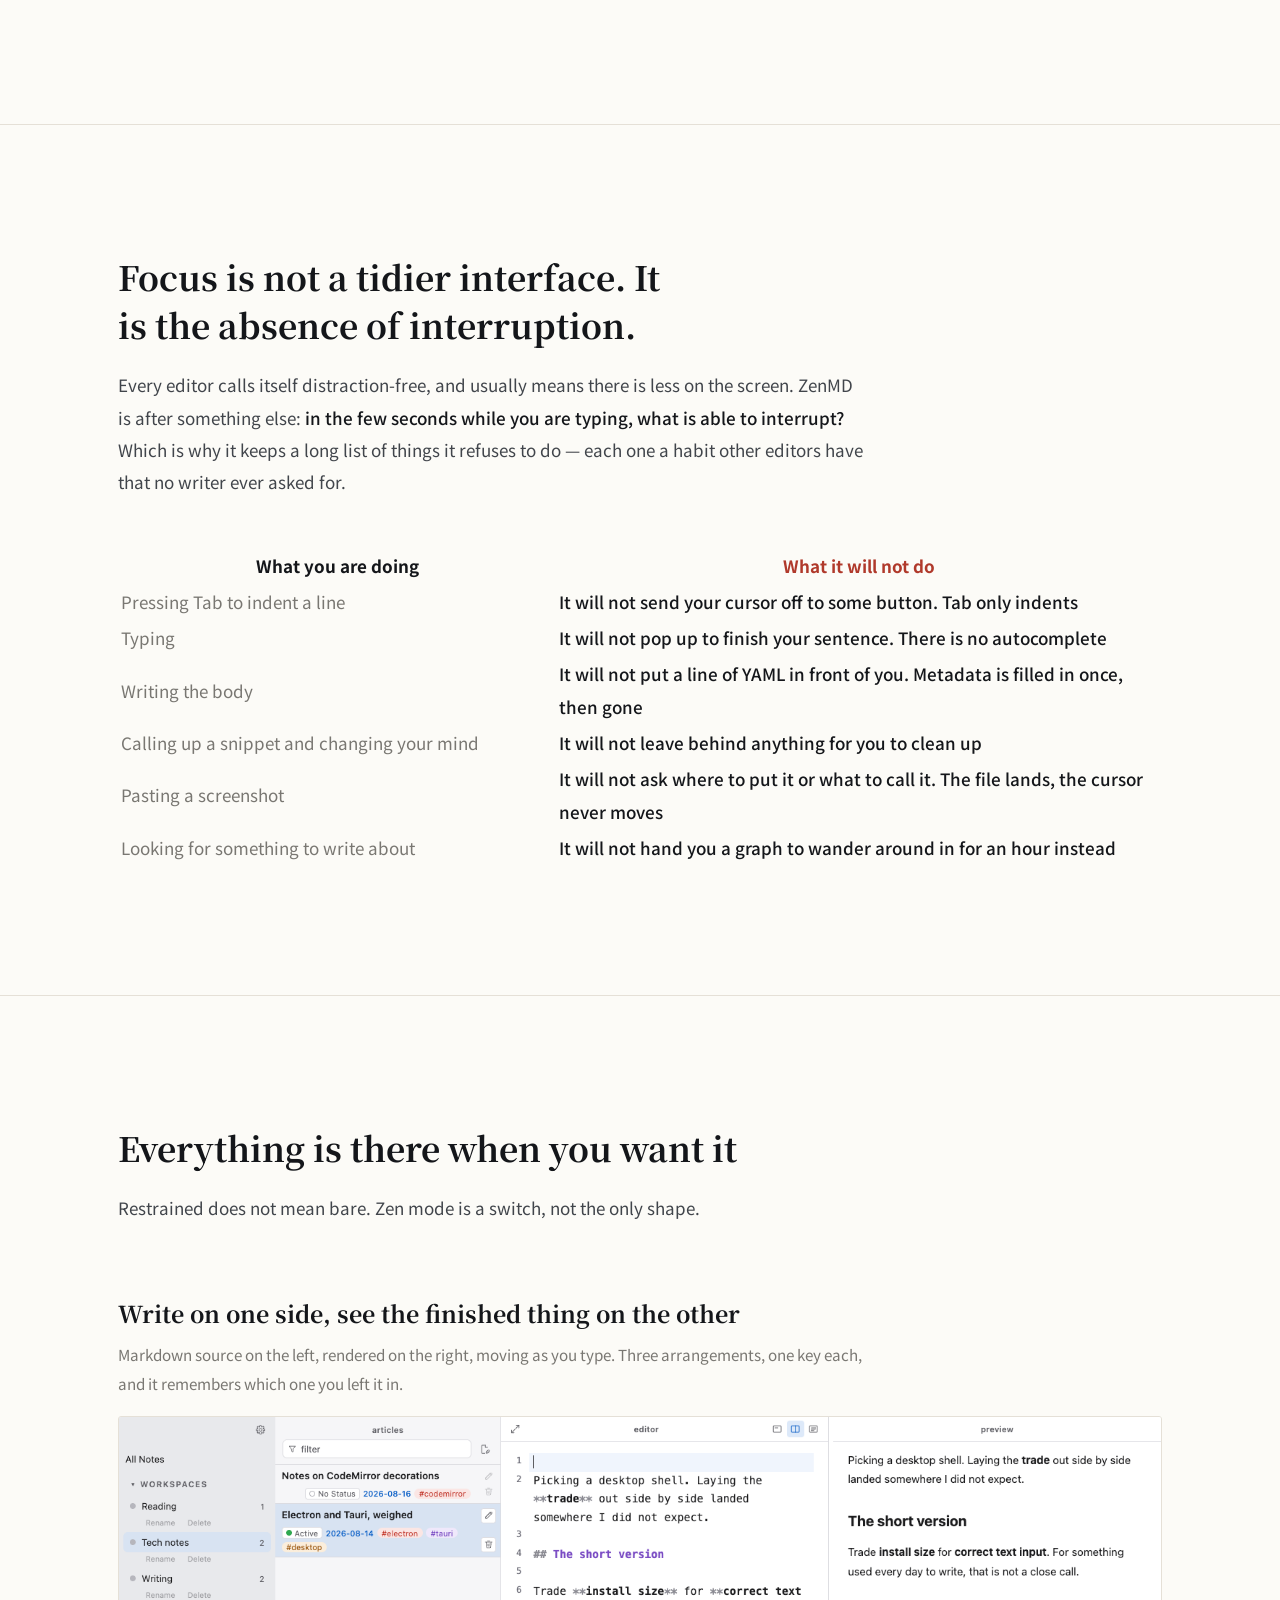
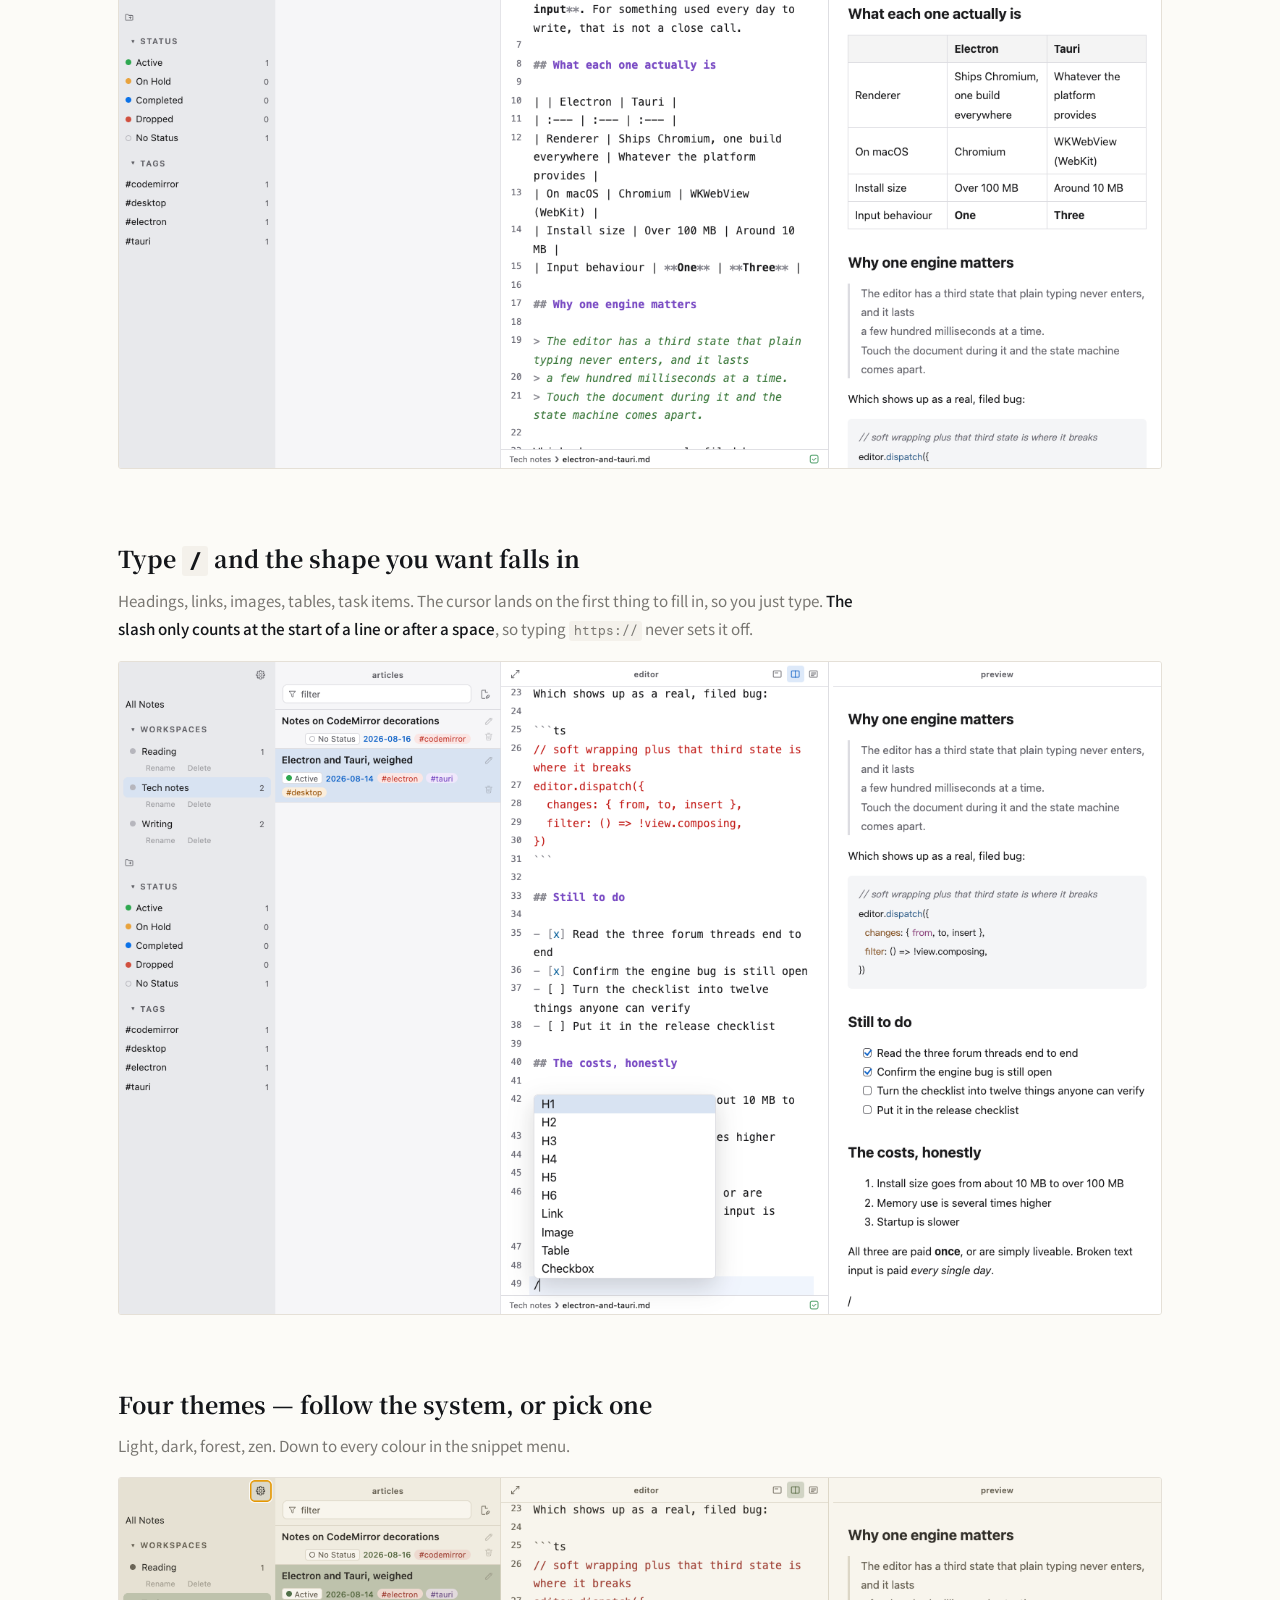
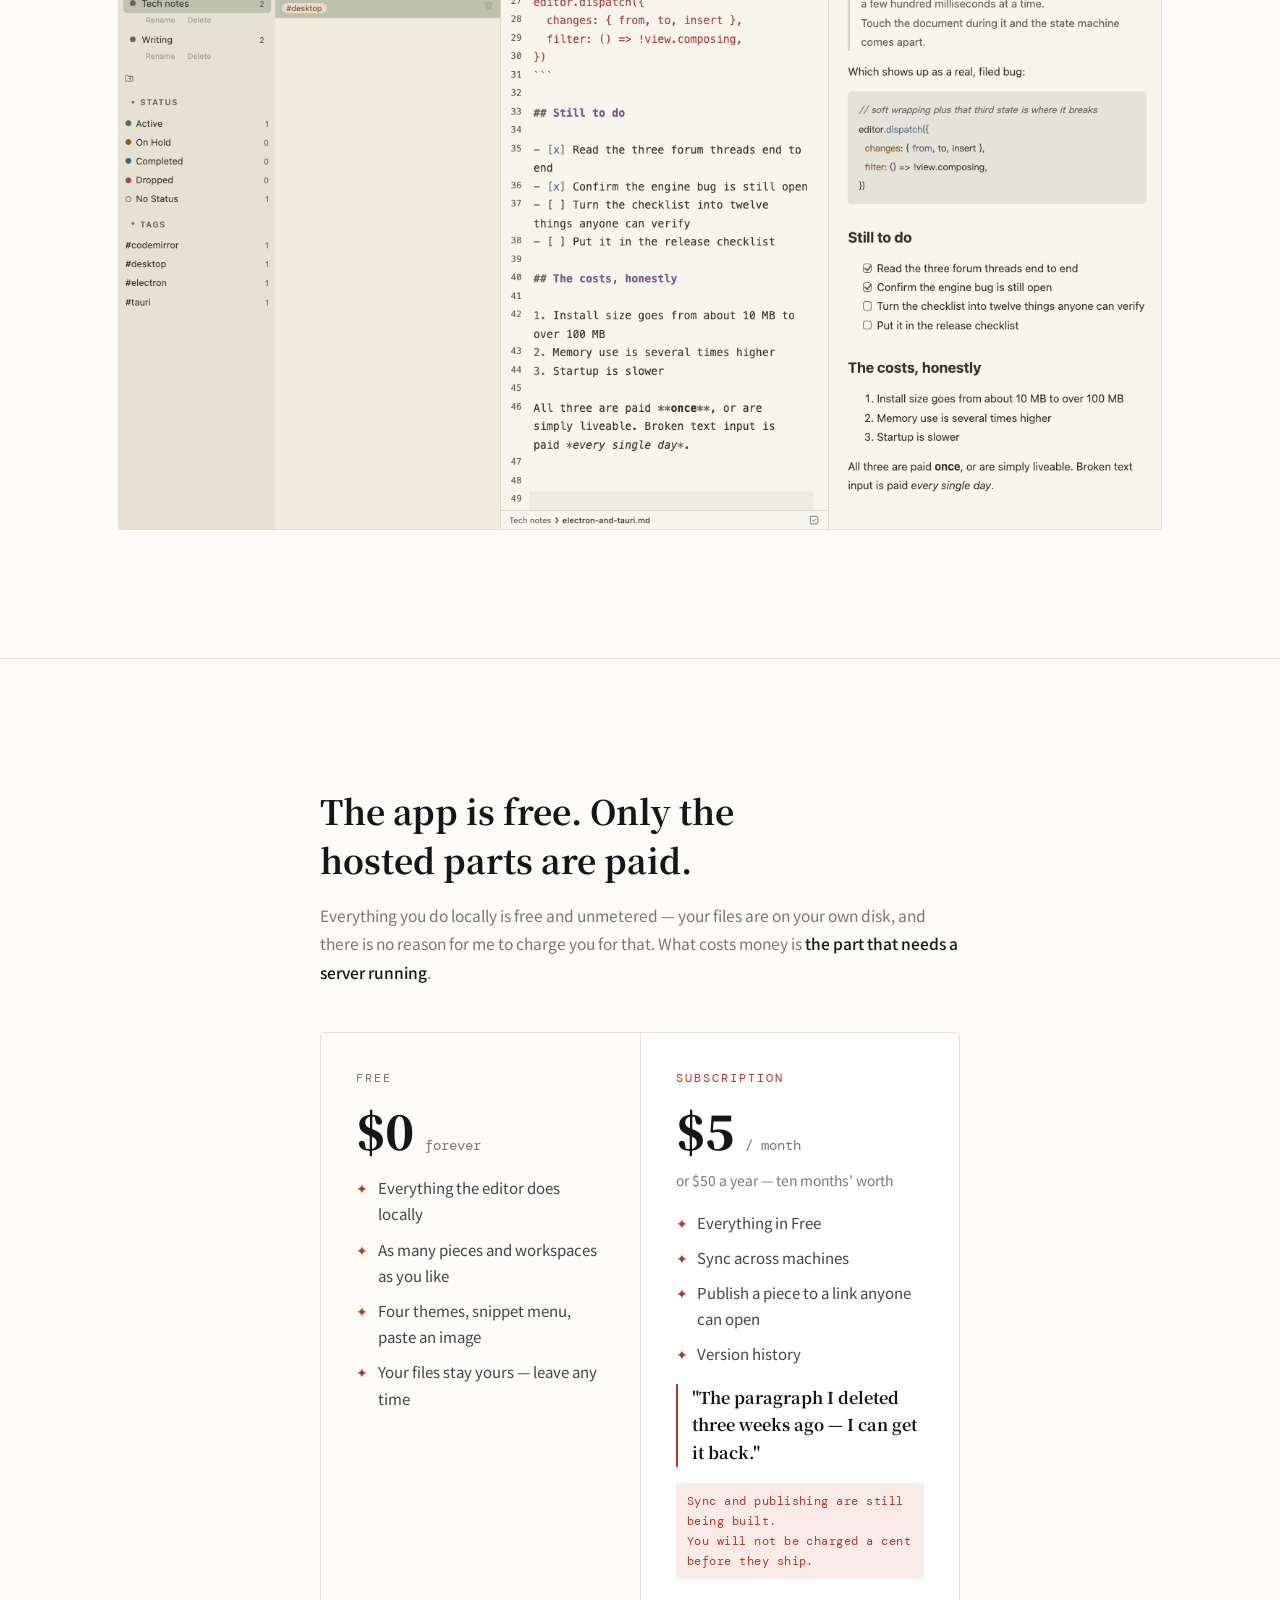
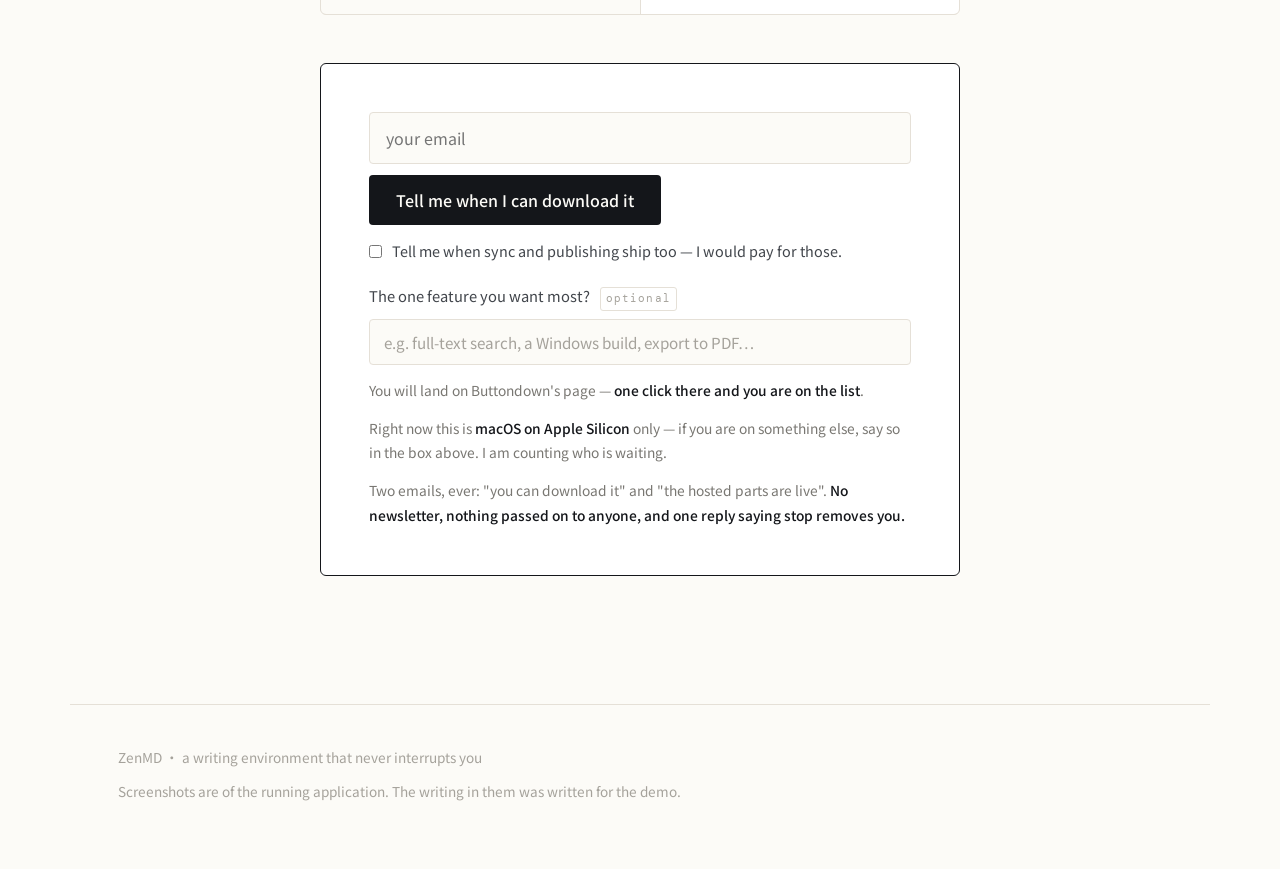
<file: en/index.html>
<!-- Generated by tools/buildPages.mjs — edit src/, not this file. -->
<!doctype html>
<html lang="en">
<head>
<meta charset="utf-8">
<meta name="viewport" content="width=device-width, initial-scale=1">
<title>ZenMD — a writing environment that never interrupts you</title>
<meta name="description" content="A local desktop writing environment. Every decision behind it comes down to one question: will this interrupt the person writing?">

<link rel="canonical" href="https://zenmd.coding-afternoon.com/en/">
<link rel="alternate" hreflang="zh-Hant" href="https://zenmd.coding-afternoon.com/">
<link rel="alternate" hreflang="en" href="https://zenmd.coding-afternoon.com/en/">
<link rel="alternate" hreflang="x-default" href="https://zenmd.coding-afternoon.com/">

<meta property="og:title" content="ZenMD — a writing environment that never interrupts you">
<meta property="og:description" content="Nothing interrupts you while you write.">
<meta property="og:type" content="website">
<meta property="og:locale" content="en_US">
<meta property="og:url" content="https://zenmd.coding-afternoon.com/en/">
<meta property="og:site_name" content="ZenMD">
<meta property="og:image" content="https://zenmd.coding-afternoon.com/screenshots/en/04-zen-mode.png">
<meta name="twitter:card" content="summary_large_image">
<meta name="twitter:image" content="https://zenmd.coding-afternoon.com/screenshots/en/04-zen-mode.png">

<link rel="preconnect" href="https://fonts.googleapis.com">
<link rel="preconnect" href="https://fonts.gstatic.com" crossorigin>
<link rel="stylesheet" href="https://fonts.googleapis.com/css2?family=DM+Mono:wght@400;500&family=Noto+Sans+TC:wght@400;500&family=Noto+Serif+TC:wght@700;900&display=swap">

<style>
:root {
    --paper:     #FCFBF7;
    --raised:    #FFFFFF;
    --sunk:      #F4F1EB;
    --ink:       #14161A;
    --ink-soft:  #41454B;
    --muted:     #797772;
    --faint:     #A5A29B;
    --rule:      #E5E0D7;
    --seal:      #B0392B;
    --seal-wash: #F9EBE8;
    /* the manuscript rule: the accent at a whisper, never a second colour */
    --grid:      rgba(176, 57, 43, .05);

    --serif: "Noto Serif TC", "Songti TC", serif;
    --sans:  "Noto Sans TC", -apple-system, "PingFang TC", sans-serif;
    --mono:  "DM Mono", "SF Mono", Menlo, monospace;
  }

  @media (prefers-color-scheme: dark) {
    :root:not([data-theme="light"]) {
      --paper:     #131417;
      --raised:    #1A1C20;
      --sunk:      #202329;
      --ink:       #EDEBE7;
      --ink-soft:  #CBC8C3;
      --muted:     #9A9793;
      --faint:     #706D69;
      --rule:      #2B2E34;
      --seal:      #E4614F;
      --seal-wash: #2B1A17;
      --grid:      rgba(228, 97, 79, .07);
    }
  }
  :root[data-theme="dark"] {
    --paper:     #131417;
    --raised:    #1A1C20;
    --sunk:      #202329;
    --ink:       #EDEBE7;
    --ink-soft:  #CBC8C3;
    --muted:     #9A9793;
    --faint:     #706D69;
    --rule:      #2B2E34;
    --seal:      #E4614F;
    --seal-wash: #2B1A17;
    --grid:      rgba(228, 97, 79, .07);
  }

  * { box-sizing: border-box; }

  body {
    margin: 0;
    background: var(--paper);
    color: var(--ink);
    font-family: var(--sans);
    font-size: 17px;
    line-height: 1.9;
    -webkit-font-smoothing: antialiased;
  }

  /* .wrap owns the gutter and nothing else. Using the `padding` shorthand here
     would also pin the block axis to zero, and since a class beats an element
     selector it would quietly delete the padding of anything it is combined
     with — which is how the footer lost its breathing room. */
  .wrap {
    max-width: 1140px;
    margin: 0 auto;
    padding-inline: clamp(1.2rem, 5vw, 3rem);
  }
  .narrow { max-width: 46rem; }

  p { margin: 0; }
  strong { font-weight: 500; color: var(--ink); }
  code {
    font-family: var(--mono);
    font-size: .88em;
    background: var(--sunk);
    border-radius: 3px;
    padding: .08em .35em;
  }
  .band--sunk code { background: var(--raised); }
  em { font-style: normal; color: var(--seal); }

  .eyebrow {
    font-family: var(--mono);
    font-size: .74rem;
    letter-spacing: .22em;
    text-transform: uppercase;
    color: var(--seal);
    margin: 0;
  }

  /* ── masthead ──────────────────────────────────────────────────── */
  /* Deliberately not sticky: a bar that follows the reader down the page is
     the same species of thing this editor refuses to do. */
  header.top { border-bottom: 1px solid var(--rule); }
  .top__row {
    display: flex;
    align-items: center;
    justify-content: space-between;
    gap: 1rem;
    padding-block: .9rem;
  }
  .brand {
    font-family: var(--serif);
    font-weight: 900;
    font-size: 1.25rem;
    letter-spacing: .01em;
    display: flex;
    align-items: center;
    gap: .55rem;
  }
  .brand .seal {
    width: 1.35rem; height: 1.35rem;
    border-radius: 3px;
    background: var(--seal);
    color: #fff;
    font-family: var(--serif);
    font-size: .78rem;
    font-weight: 700;
    display: grid;
    place-items: center;
    line-height: 1;
  }
  .top a.jump {
    font-family: var(--mono);
    font-size: .8rem;
    color: var(--ink);
    text-decoration: none;
    border: 1px solid var(--ink);
    border-radius: 3px;
    padding: .4rem .85rem;
    white-space: nowrap;
  }
  .top a.jump:hover { background: var(--ink); color: var(--paper); }

  /* ── hero ──────────────────────────────────────────────────────── */
  .hero {
    padding-block: clamp(6rem, 22vh, 14rem) clamp(5rem, 14vh, 10rem);
    position: relative;
    isolation: isolate;
  }
  /* 稿紙 — Chinese manuscript squares, sized to the character, fading out as
     the page starts being written on. */
  .hero::before {
    content: '';
    position: absolute;
    inset: -1px 0 0;
    z-index: -1;
    background-image:
      repeating-linear-gradient(to right,  var(--grid) 0 1px, transparent 1px 2.75rem),
      repeating-linear-gradient(to bottom, var(--grid) 0 1px, transparent 1px 2.75rem);
    /* a sheet has edges — fade all four so it reads as paper, not wallpaper */
    -webkit-mask-image:
      linear-gradient(to bottom, #000 0%, #000 40%, transparent 86%),
      linear-gradient(to right, transparent, #000 12%, #000 88%, transparent);
    -webkit-mask-composite: source-in;
    mask-image:
      linear-gradient(to bottom, #000 0%, #000 40%, transparent 86%),
      linear-gradient(to right, transparent, #000 12%, #000 88%, transparent);
    mask-composite: intersect;
    pointer-events: none;
  }

  h1 {
    font-family: var(--serif);
    font-weight: 900;
    font-size: clamp(2.5rem, 7.4vw, 5rem);
    line-height: 1.22;
    letter-spacing: -.02em;
    margin: 2rem 0 0;
    text-wrap: balance;
  }
  h1 .thin { color: var(--muted); font-weight: 700; }

  .lede {
    margin-top: 2.4rem;
    font-size: clamp(1.02rem, 2.1vw, 1.14rem);
    color: var(--ink-soft);
    max-width: 30em;
  }

  /* ── claims ────────────────────────────────────────────────────── */
  .band { padding-block: clamp(4.5rem, 11vw, 8rem); border-top: 1px solid var(--rule); }
  .band--sunk { background: var(--sunk); }
  /* the fill earns its place only where the page asks for a decision */
  .band--sunk:not(#signup) { background: none; }

  h2 {
    font-family: var(--serif);
    font-weight: 700;
    font-size: clamp(1.5rem, 3.4vw, 2.1rem);
    line-height: 1.45;
    margin: 0;
    text-wrap: balance;
  }

  .claims {
    margin-top: clamp(2rem, 4vw, 3rem);
    display: grid;
    gap: 1px;
    background: var(--rule);
    border: 1px solid var(--rule);
    border-radius: 6px;
    overflow: hidden;
  }
  @media (min-width: 860px) { .claims { grid-template-columns: repeat(3, 1fr); } }
  .claim {
    background: var(--paper);
    padding: clamp(1.5rem, 3vw, 2rem);
    display: flex;
    flex-direction: column;
    gap: .85rem;
  }
  .claim h3 {
    font-family: var(--serif);
    font-weight: 700;
    font-size: 1.16rem;
    line-height: 1.6;
    margin: 0;
  }
  .claim p { font-size: .93rem; color: var(--muted); line-height: 1.85; }

  /* ── shots ─────────────────────────────────────────────────────── */
  .shot { margin-top: clamp(2.5rem, 6vw, 4.5rem); display: flex; flex-direction: column; gap: 1.1rem; }
  .shot__head { display: flex; flex-direction: column; gap: .5rem; max-width: 44em; }
  .shot__head h3 {
    font-family: var(--serif);
    font-weight: 700;
    font-size: clamp(1.15rem, 2.6vw, 1.45rem);
    line-height: 1.55;
    margin: 0;
  }
  .shot__head p { font-size: .95rem; color: var(--muted); }
  .shot figure { margin: 0; }
  .shot img {
    display: block;
    width: 100%;
    height: auto;
    border: 1px solid var(--rule);
    border-radius: 3px;
    background: var(--raised);
  }

  /* ── signup ────────────────────────────────────────────────────── */
  .signup {
    margin-top: clamp(2rem, 5vw, 3rem);
    border: 1px solid var(--ink);
    border-radius: 6px;
    background: var(--raised);
    padding: clamp(1.8rem, 4.5vw, 3rem);
    display: flex;
    flex-direction: column;
    gap: 1.5rem;
  }
  .price { display: flex; align-items: baseline; gap: .7rem; flex-wrap: wrap; }
  .price b {
    font-family: var(--serif);
    font-weight: 900;
    font-size: clamp(2.1rem, 5.5vw, 3rem);
    line-height: 1;
  }
  .price .unit { font-family: var(--mono); font-size: .9rem; color: var(--muted); }
  .price .tag {
    font-family: var(--mono);
    font-size: .7rem;
    letter-spacing: .1em;
    text-transform: uppercase;
    color: var(--seal);
    background: var(--seal-wash);
    padding: .25rem .6rem;
    border-radius: 3px;
  }

  .tiers {
    margin-top: clamp(2rem, 4vw, 2.8rem);
    display: grid;
    gap: 1px;
    background: var(--rule);
    border: 1px solid var(--rule);
    border-radius: 6px;
    overflow: hidden;
  }
  @media (min-width: 720px) { .tiers { grid-template-columns: 1fr 1fr; } }
  .tier {
    background: var(--paper);
    padding: clamp(1.5rem, 3.5vw, 2.2rem);
    display: flex;
    flex-direction: column;
    gap: 1rem;
  }
  .tier--paid { background: var(--raised); }
  .tier__name {
    font-family: var(--mono);
    font-size: .72rem;
    letter-spacing: .18em;
    text-transform: uppercase;
    color: var(--muted);
  }
  .tier--paid .tier__name { color: var(--seal); }
  .tier__annual { font-size: .87rem; color: var(--muted); margin-top: -.5rem; }
  .tier ul { margin: 0; padding: 0; list-style: none; display: flex; flex-direction: column; gap: .55rem; }
  .tier li { font-size: .94rem; color: var(--ink-soft); display: flex; gap: .6rem; align-items: baseline; line-height: 1.75; }
  .tier li .tick { color: var(--seal); flex: none; font-size: .85rem; }
  .tier__soon {
    margin-top: auto;
    font-family: var(--mono);
    font-size: .74rem;
    letter-spacing: .04em;
    color: var(--seal);
    background: var(--seal-wash);
    border-radius: 3px;
    padding: .5rem .7rem;
    line-height: 1.7;
  }
  .tier__quote {
    font-family: var(--serif);
    font-weight: 700;
    font-size: 1.02rem;
    line-height: 1.7;
    color: var(--ink);
    border-left: 2px solid var(--seal);
    padding-left: .9rem;
  }

  form { display: flex; flex-direction: column; gap: .8rem; }
  .field { display: flex; gap: .7rem; flex-wrap: wrap; }
  input[type="email"] {
    flex: 1 1 16rem;
    font-family: var(--sans);
    font-size: 1rem;
    color: var(--ink);
    background: var(--paper);
    border: 1px solid var(--rule);
    border-radius: 4px;
    padding: .8rem 1rem;
  }
  input[type="email"]:focus-visible { outline: 2px solid var(--seal); outline-offset: 1px; border-color: transparent; }
  button {
    font-family: var(--sans);
    font-weight: 500;
    font-size: 1rem;
    color: var(--paper);
    background: var(--ink);
    border: 0;
    border-radius: 4px;
    padding: .8rem 1.7rem;
    cursor: pointer;
    white-space: nowrap;
  }
  button:hover { background: var(--seal); }
  button:focus-visible { outline: 2px solid var(--seal); outline-offset: 2px; }
  .promise { font-size: .86rem; color: var(--muted); line-height: 1.8; }
  .also {
    display: flex;
    gap: .6rem;
    align-items: flex-start;
    font-size: .9rem;
    color: var(--ink-soft);
    line-height: 1.75;
    cursor: pointer;
  }
  .also input { margin: .45rem 0 0; accent-color: var(--seal); flex: none; }

  .ask { display: flex; flex-direction: column; gap: .5rem; margin-top: .4rem; }
  .ask label { font-size: .92rem; color: var(--ink-soft); display: flex; gap: .6rem; align-items: baseline; }
  .ask label span {
    font-family: var(--mono);
    font-size: .66rem;
    letter-spacing: .1em;
    color: var(--faint);
    border: 1px solid var(--rule);
    border-radius: 3px;
    padding: .05rem .35rem;
  }
  .ask input {
    font-family: var(--sans);
    font-size: .95rem;
    color: var(--ink);
    background: var(--paper);
    border: 1px solid var(--rule);
    border-radius: 4px;
    padding: .7rem .9rem;
    width: 100%;
  }
  .ask input:focus-visible { outline: 2px solid var(--seal); outline-offset: 1px; border-color: transparent; }
  .ask input::placeholder { color: var(--faint); }

  .sr-only {
    position: absolute; width: 1px; height: 1px;
    overflow: hidden; clip: rect(0 0 0 0); white-space: nowrap;
  }
  .formstate {
    font-size: .92rem;
    line-height: 1.75;
    color: var(--muted);
    border-left: 2px solid var(--rule);
    padding-left: .85rem;
  }
  .formstate--done { color: var(--ink); border-left-color: var(--seal); font-weight: 500; }
  button[disabled] { opacity: .5; cursor: default; }
  button[disabled]:hover { background: var(--ink); }

  /* ── footer ────────────────────────────────────────────────────── */
  footer {
    border-top: 1px solid var(--rule);
    padding-block: 2.5rem 4rem;
    font-size: .85rem;
    color: var(--faint);
    display: flex;
    flex-direction: column;
    gap: .5rem;
  }

  /* the hero picture: no heavy frame, plenty of air around it */
  .stage { margin-top: clamp(4rem, 12vh, 8rem); }
  .stage img {
    display: block;
    width: 100%;
    height: auto;
    border-radius: 3px;
    border: 1px solid var(--rule);
    box-shadow: 0 18px 50px -34px rgba(20,22,26,.34);
  }
  .stage figcaption {
    margin-top: 1.1rem;
    font-size: .9rem;
    color: var(--muted);
    line-height: 1.8;
    max-width: 40em;
  }
  .stage figure { margin: 0; }

  /* what it refuses to do */
  .refusals { margin-top: clamp(2rem, 4vw, 3rem); }
  .refusals td:first-child { width: 42%; color: var(--muted); }
  .refusals td:last-child  { color: var(--ink); font-weight: 500; }
  .refusals thead th:last-child { color: var(--seal); }

  /* ── phones ──────────────────────────────────────────────────────
     Two things break below this width and neither is a gutter: a table
     with two columns turns into two narrow ribbons of wrapped text, and
     the hero's generous top space eats a whole screen before anything is
     said. Both are laid out again rather than merely scaled down. */
  @media (max-width: 720px) {
    .hero { padding-block: clamp(2.5rem, 8vh, 4.5rem) clamp(2.5rem, 7vh, 4rem); }
    .stage { margin-top: clamp(2.25rem, 6vh, 3.5rem); }
    .band { padding-block: clamp(3rem, 9vw, 4.5rem); }

    h1 { font-size: clamp(2rem, 9.2vw, 2.9rem); margin-top: 1.4rem; }
    h2 { font-size: clamp(1.3rem, 5.6vw, 1.65rem); }
    .lede { margin-top: 1.5rem; }

    /* the refusals stop being a table and become pairs */
    .refusals table { min-width: 0; }
    .refusals thead { display: none; }
    .refusals tbody tr {
      display: block;
      padding: 1.05rem 1.15rem;
      border-bottom: 1px solid var(--rule-soft);
    }
    .refusals tbody tr:last-child { border-bottom: 0; }
    .refusals td { display: block; width: auto; border: 0; padding: 0; }
    .refusals td:first-child {
      font-family: var(--mono);
      font-size: .74rem;
      letter-spacing: .04em;
      color: var(--muted);
      margin-bottom: .4rem;
    }
    .refusals td:last-child { font-size: .95rem; line-height: 1.8; font-weight: 400; }
    .refusals td:last-child strong { font-weight: 500; }

    /* the field and its button stop fighting for one line */
    .field { flex-direction: column; }
    .field input[type="email"], .field button { flex: none; width: 100%; }

    .shot { margin-top: clamp(2rem, 7vw, 3rem); }
    .price b { font-size: clamp(1.9rem, 9vw, 2.4rem); }
  }

  @media (prefers-reduced-motion: reduce) { * { animation: none !important; transition: none !important; } }

  /* ── the two intro paragraphs that used to carry inline styles ──── */
  .band__intro {
    margin-top: 1.2rem;
    color: var(--ink-soft);
    max-width: 44em;
    line-height: 1.9;
  }
  .signup__intro {
    margin-top: 1rem;
    color: var(--muted);
    font-size: .97rem;
    line-height: 1.85;
  }

  /* ── language switch, sitting quietly beside the call to action ─── */
  .top__links { display: flex; align-items: center; gap: .75rem; }
  .top a.lang {
    font-family: var(--mono);
    font-size: .8rem;
    color: var(--muted);
    text-decoration: none;
    padding: .4rem .5rem;
    border-radius: 3px;
    white-space: nowrap;
  }
  .top a.lang:hover { color: var(--ink); background: var(--sunk); }
  .top a.lang:focus-visible,
  .top a.jump:focus-visible { outline: 2px solid var(--seal); outline-offset: 2px; }

  @media (max-width: 720px) {
    .top__links { gap: .35rem; }
    .top a.lang { font-size: .74rem; padding: .35rem .4rem; }
    .top a.jump { font-size: .74rem; padding: .35rem .6rem; }
  }
</style>
</head>

<body>

<header class="top">
  <div class="wrap top__row">
    <div class="brand"><span class="seal">禪</span>ZenMD</div>
    <nav class="top__links">
      <a class="lang" href="../" hreflang="zh-Hant">中文</a>
      <a class="jump" href="#signup">Join the waitlist</a>
    </nav>
  </div>
</header>

<main>

  <!-- ── hero ─────────────────────────────────────────────────────── -->
  <section class="wrap hero">
    <p class="eyebrow">macOS · works offline · no account</p>
    <h1>Nothing interrupts you<br>while you write</h1>
    <p class="lede">ZenMD is a local desktop writing environment. Every decision behind it comes down to one question — <strong>will this interrupt the person writing?</strong></p>

    <div class="stage">
      <figure>
        <picture>
          <source media="(max-width: 720px)" srcset="../screenshots/en/04-zen-mode--narrow.png">
          <img src="../screenshots/en/04-zen-mode.png" alt="ZenMD in zen mode: the sidebar, the article list and the preview are all dismissed, leaving only the piece being written">
        </picture>
        <figcaption>This is zen mode. Sidebar, list and preview all step aside, leaving the piece you are writing — and one button to bring them back.</figcaption>
      </figure>
    </div>
  </section>

  <!-- ── refusals ─────────────────────────────────────────────────── -->
  <section class="band">
    <div class="wrap">
      <h2 class="narrow">Focus is not a tidier interface. It is the absence of interruption.</h2>
      <p class="band__intro">Every editor calls itself distraction-free, and usually means there is less on the screen. ZenMD is after something else: <strong>in the few seconds while you are typing, what is able to interrupt?</strong> Which is why it keeps a long list of things it refuses to do — each one a habit other editors have that no writer ever asked for.</p>

      <div class="scroller refusals">
        <table>
          <thead><tr><th>What you are doing</th><th>What it will not do</th></tr></thead>
          <tbody>
            <tr><td>Pressing Tab to indent a line</td><td>It will not send your cursor off to some button. <strong>Tab only indents</strong></td></tr>
            <tr><td>Typing</td><td>It will not pop up to finish your sentence. <strong>There is no autocomplete</strong></td></tr>
            <tr><td>Writing the body</td><td>It will not put a line of YAML in front of you. Metadata is filled in once, then gone</td></tr>
            <tr><td>Calling up a snippet and changing your mind</td><td>It will not leave behind anything for you to clean up</td></tr>
            <tr><td>Pasting a screenshot</td><td>It will not ask where to put it or what to call it. The file lands, the cursor never moves</td></tr>
            <tr><td>Looking for something to write about</td><td>It will not hand you a graph to wander around in for an hour instead</td></tr>
          </tbody>
        </table>
      </div>
    </div>
  </section>

  <!-- ── shots ────────────────────────────────────────────────────── -->
  <section class="band">
    <div class="wrap">
      <h2 class="narrow">Everything is there when you want it</h2>
      <p class="band__intro">Restrained does not mean bare. Zen mode is a switch, not the only shape.</p>

      <div class="shot">
        <div class="shot__head">
          <h3>Write on one side, see the finished thing on the other</h3>
          <p>Markdown source on the left, rendered on the right, moving as you type. Three arrangements, one key each, and it remembers which one you left it in.</p>
        </div>
        <figure>
          <picture>
            <source media="(max-width: 720px)" srcset="../screenshots/en/01-editor-and-preview--narrow.png">
            <img src="../screenshots/en/01-editor-and-preview.png" alt="The full ZenMD window: workspaces, statuses and tags on the left, the article list in the middle, the editor and live preview side by side on the right" loading="lazy">
          </picture>
        </figure>
      </div>

      <div class="shot">
        <div class="shot__head">
          <h3>Type <code>/</code> and the shape you want falls in</h3>
          <p>Headings, links, images, tables, task items. The cursor lands on the first thing to fill in, so you just type. <strong>The slash only counts at the start of a line or after a space</strong>, so typing <code>https://</code> never sets it off.</p>
        </div>
        <figure>
          <picture>
            <source media="(max-width: 720px)" srcset="../screenshots/en/02-snippet-menu--narrow.png">
            <img src="../screenshots/en/02-snippet-menu.png" alt="The snippet menu opened by typing a slash in the editor, listing H1 through H6, Link, Image, Table and Checkbox" loading="lazy">
          </picture>
        </figure>
      </div>

      <div class="shot">
        <div class="shot__head">
          <h3>Four themes — follow the system, or pick one</h3>
          <p>Light, dark, forest, zen. Down to every colour in the snippet menu.</p>
        </div>
        <figure>
          <picture>
            <source media="(max-width: 720px)" srcset="../screenshots/en/03-zen-theme--narrow.png">
            <img src="../screenshots/en/03-zen-theme.png" alt="ZenMD with the zen theme applied, the whole window turned to a warm paper tone" loading="lazy">
          </picture>
        </figure>
      </div>
    </div>
  </section>

  <!-- ── signup ───────────────────────────────────────────────────── -->
  <section class="band" id="signup">
    <div class="wrap narrow">
      <h2>The app is free. Only the hosted parts are paid.</h2>
      <p class="signup__intro">Everything you do locally is free and unmetered — your files are on your own disk, and there is no reason for me to charge you for that. What costs money is <strong>the part that needs a server running</strong>.</p>

      <div class="tiers">
        <div class="tier">
          <span class="tier__name">Free</span>
          <div class="price"><b>$0</b><span class="unit">forever</span></div>
          <ul>
            <li><span class="tick">✦</span>Everything the editor does locally</li>
            <li><span class="tick">✦</span>As many pieces and workspaces as you like</li>
            <li><span class="tick">✦</span>Four themes, snippet menu, paste an image</li>
            <li><span class="tick">✦</span>Your files stay yours — leave any time</li>
          </ul>
        </div>

        <div class="tier tier--paid">
          <span class="tier__name">Subscription</span>
          <div class="price"><b>$5</b><span class="unit">/ month</span></div>
          <p class="tier__annual">or $50 a year — ten months' worth</p>
          <ul>
            <li><span class="tick">✦</span>Everything in Free</li>
            <li><span class="tick">✦</span>Sync across machines</li>
            <li><span class="tick">✦</span>Publish a piece to a link anyone can open</li>
            <li><span class="tick">✦</span>Version history</li>
          </ul>
          <p class="tier__quote">"The paragraph I deleted three weeks ago — I can get it back."</p>
          <p class="tier__soon">Sync and publishing are still being built.<br>You will not be charged a cent before they ship.</p>
        </div>
      </div>

      <div class="signup">
        <!--
          Buttondown 的內嵌表單。帳號名稱 coding_afternoon 取自後台給的內嵌表單；
          它是公開識別碼，不是金鑰——後台那段程式碼裡本來就沒有金鑰。

          tag、metadata__lang、metadata__wants_cloud、metadata__wants 是後台那段
          沒有的，我們自己加的。送一筆測試確認它們真的到得了後台。

          這個表單**必須**正常導過去，不能送進隱藏 iframe：Buttondown 會回一個
          帶 CAPTCHA 的驗證頁，需要使用者親自點一下才算訂閱。藏起來的話畫面會
          宣稱成功，而名單裡什麼都不會出現。

          價格在 src/strings.*.json，不要在產生出來的 HTML 裡改。
        -->
        <form id="waitlist"
              action="https://buttondown.com/api/emails/embed-subscribe/coding_afternoon"
              method="post">
          <input type="hidden" name="embed" value="1">
          <input type="hidden" name="tag" value="landing">
          <input type="hidden" name="metadata__lang" value="en">

          <div class="field">
            <label class="sr-only" for="email">your email</label>
            <input id="email" type="email" name="email" required placeholder="your email" autocomplete="email">
            <button type="submit">Tell me when I can download it</button>
          </div>

          <label class="also">
            <input type="checkbox" name="metadata__wants_cloud" value="yes">
            <span>Tell me when sync and publishing ship too — I would pay for those.</span>
          </label>

          <div class="ask">
            <label for="wants">The one feature you want most?<span>optional</span></label>
            <input id="wants" type="text" name="metadata__wants" maxlength="140" placeholder="e.g. full-text search, a Windows build, export to PDF…">
          </div>

          <p class="promise">You will land on Buttondown's page — <strong>one click there and you are on the list</strong>.</p>
          <p class="promise">Right now this is <strong>macOS on Apple Silicon</strong> only — if you are on something else, say so in the box above. I am counting who is waiting.</p>
          <p class="promise">Two emails, ever: "you can download it" and "the hosted parts are live". <strong>No newsletter, nothing passed on to anyone, and one reply saying stop removes you.</strong></p>

          <p class="formstate" id="formstate" role="status" aria-live="polite" hidden></p>
        </form>
      </div>
    </div>
  </section>

</main>

<footer class="wrap">
  <div>ZenMD · a writing environment that never interrupts you</div>
  <div>Screenshots are of the running application. The writing in them was written for the demo.</div>
</footer>

<script>
/*
 * The form navigates to Buttondown, which answers with a verification page the
 * reader has to click. That step cannot be hidden — posting into an invisible
 * frame swallows it, and the page then claims a success that never happened.
 * So all this does is stop a second submit while the first one is leaving.
 */
(function () {
  var form = document.getElementById('waitlist');
  var state = document.getElementById('formstate');
  if (!form || !state) return;

  form.addEventListener('submit', function () {
    var button = form.querySelector('button[type="submit"]');
    if (button) button.disabled = true;
    state.hidden = false;
    state.className = 'formstate';
    state.textContent = 'Sending…';
  });
})();
</script>

</body>
</html>
</file>
